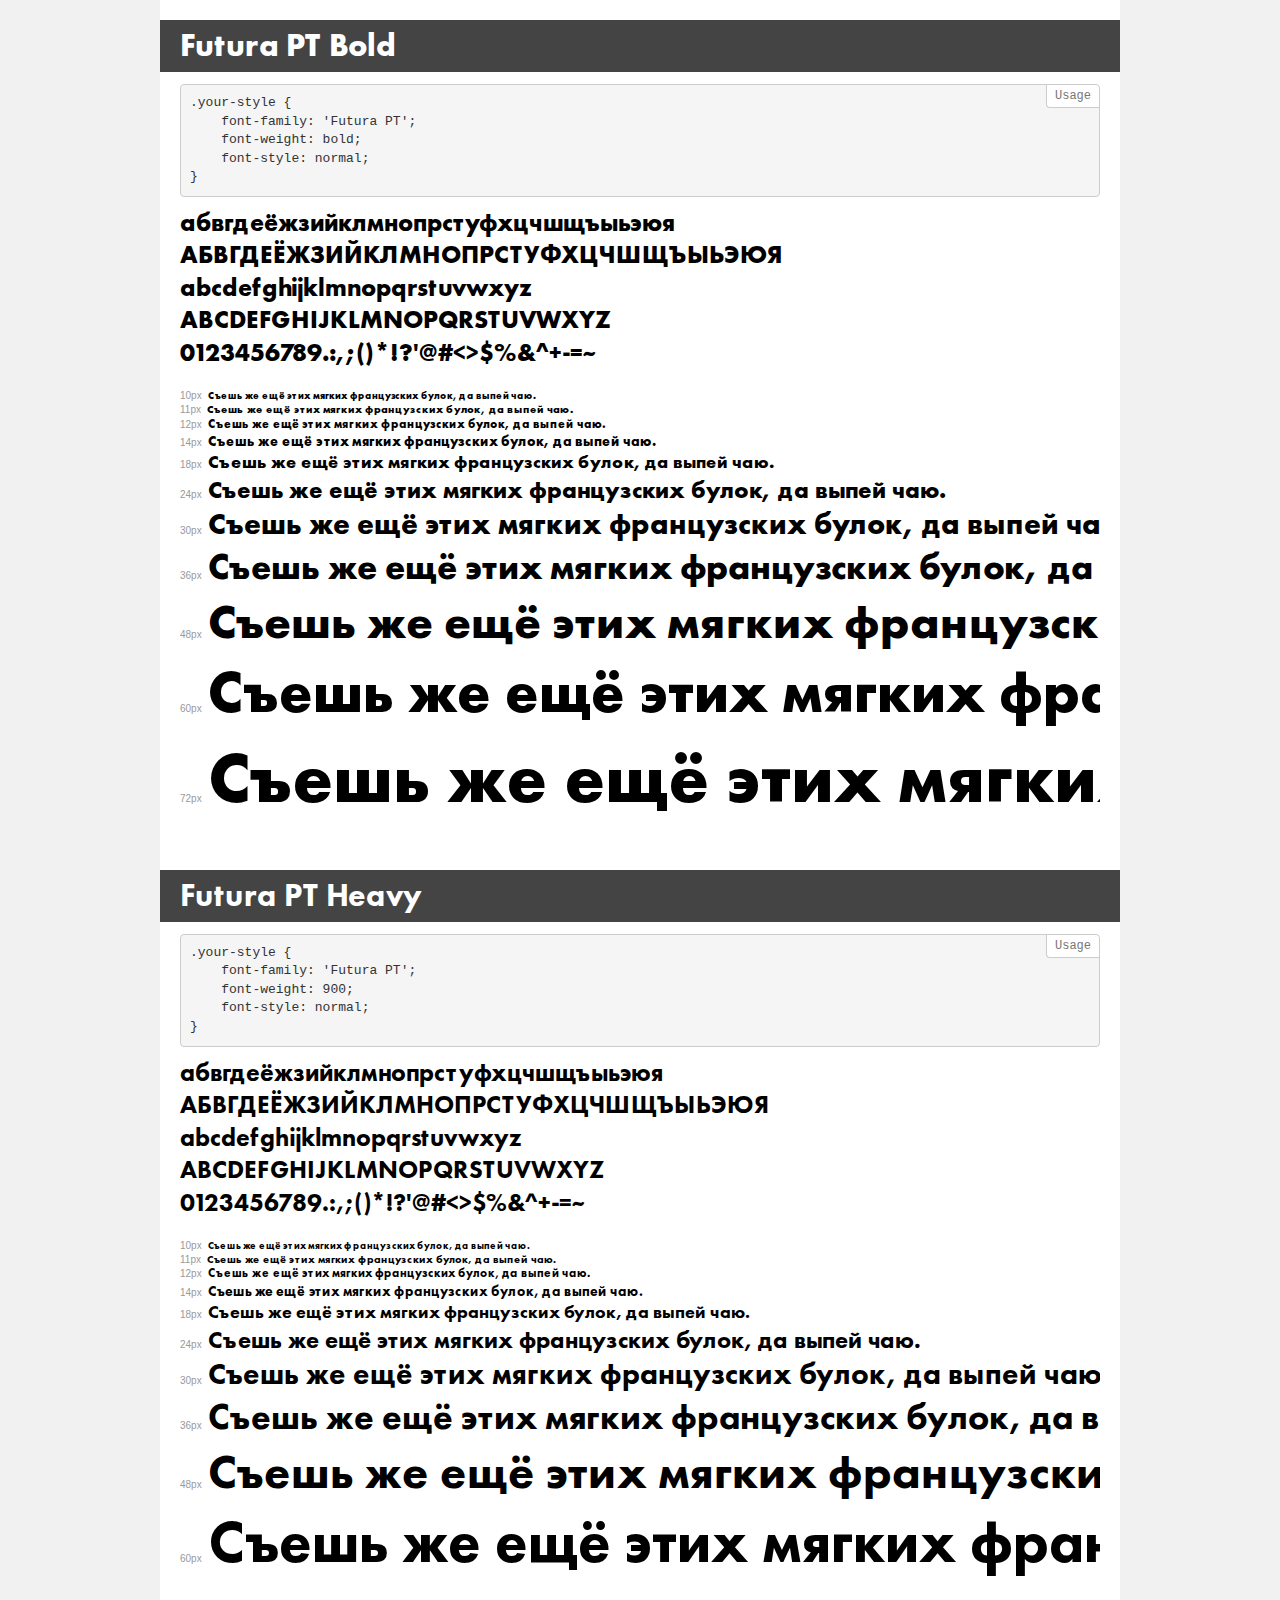
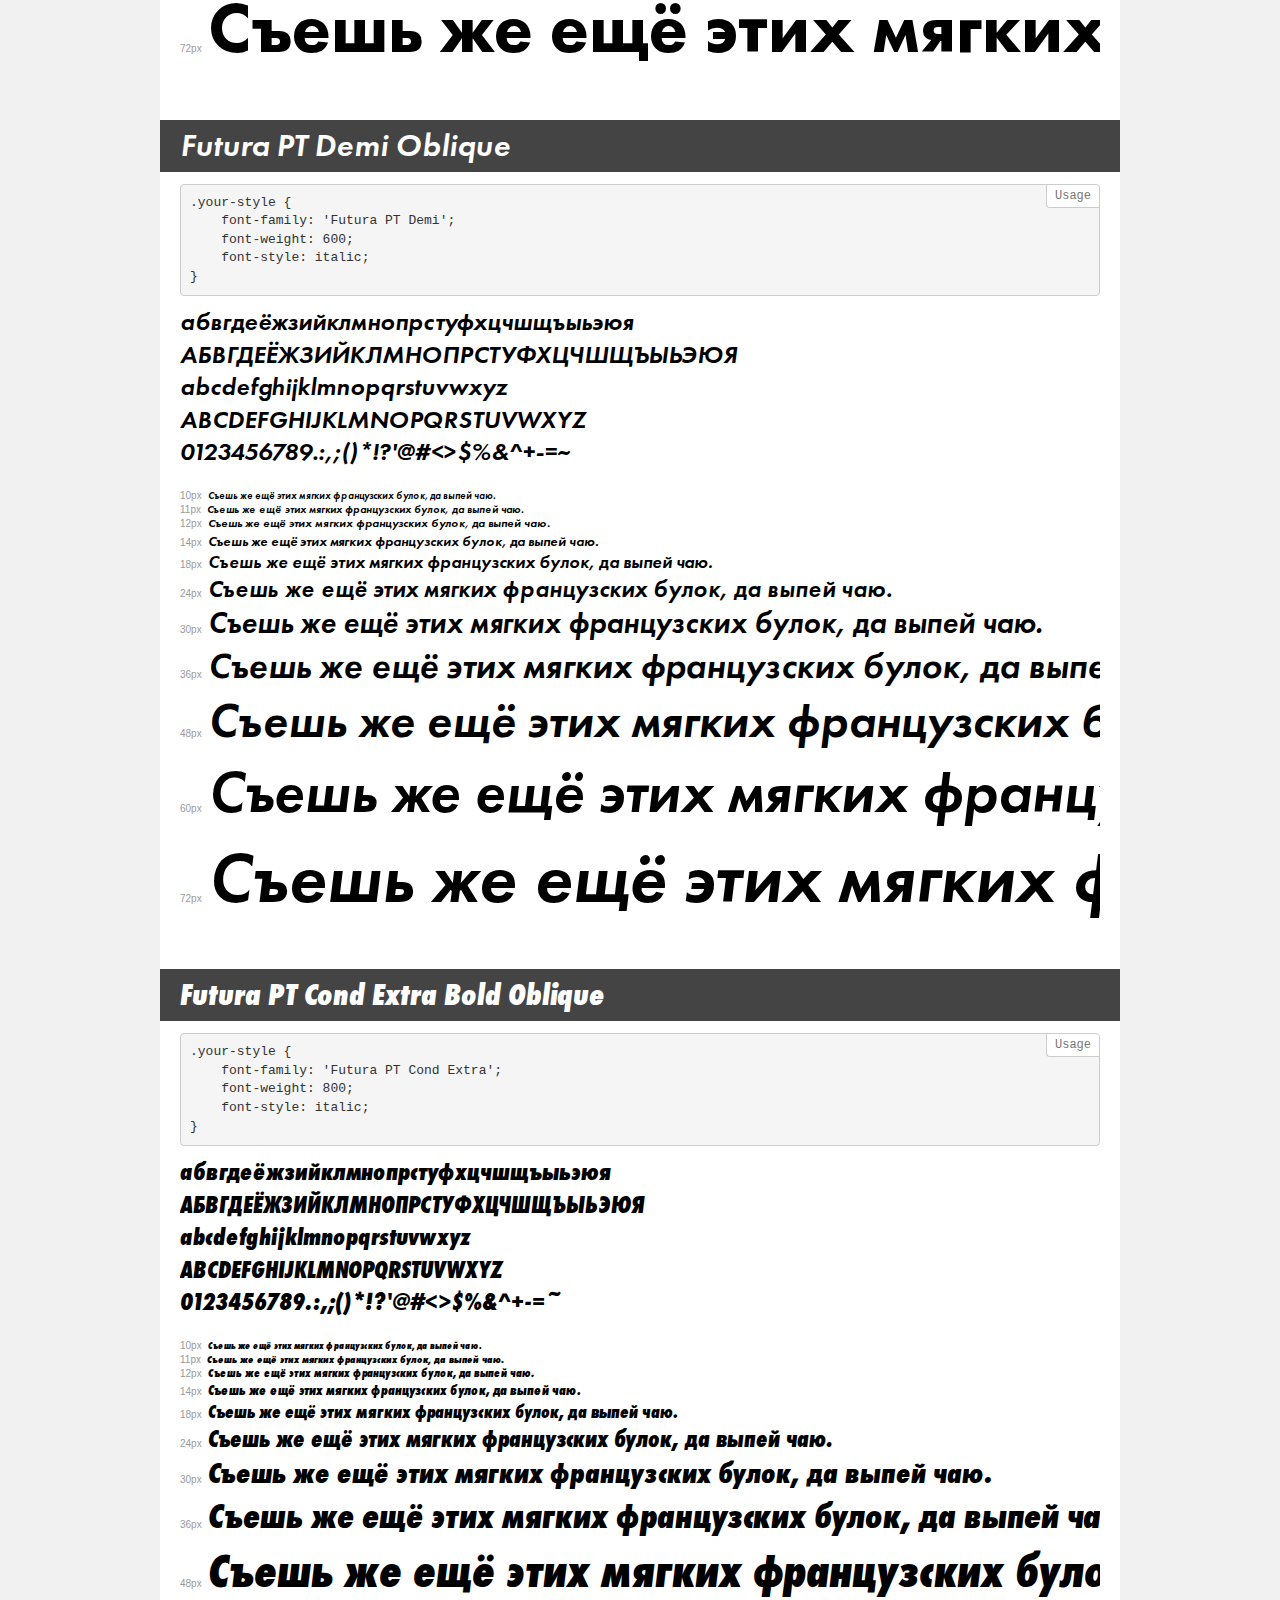
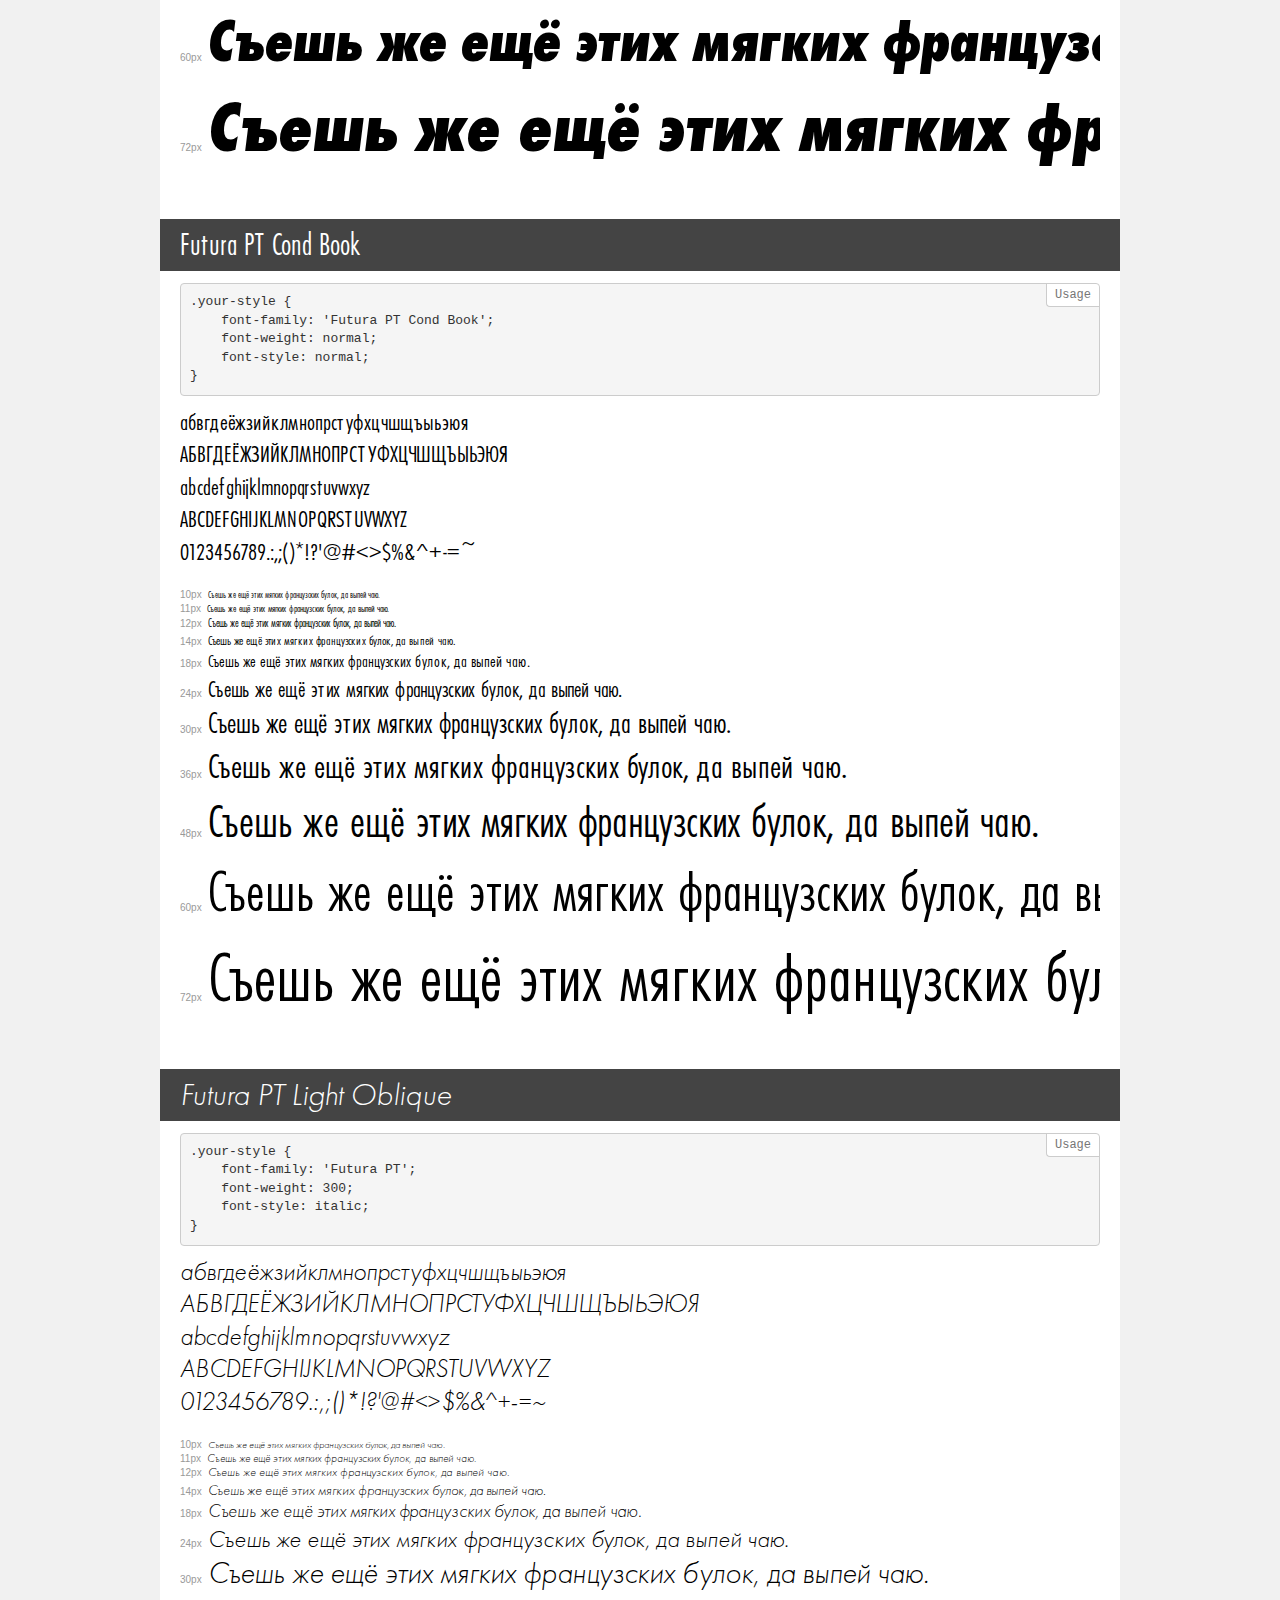
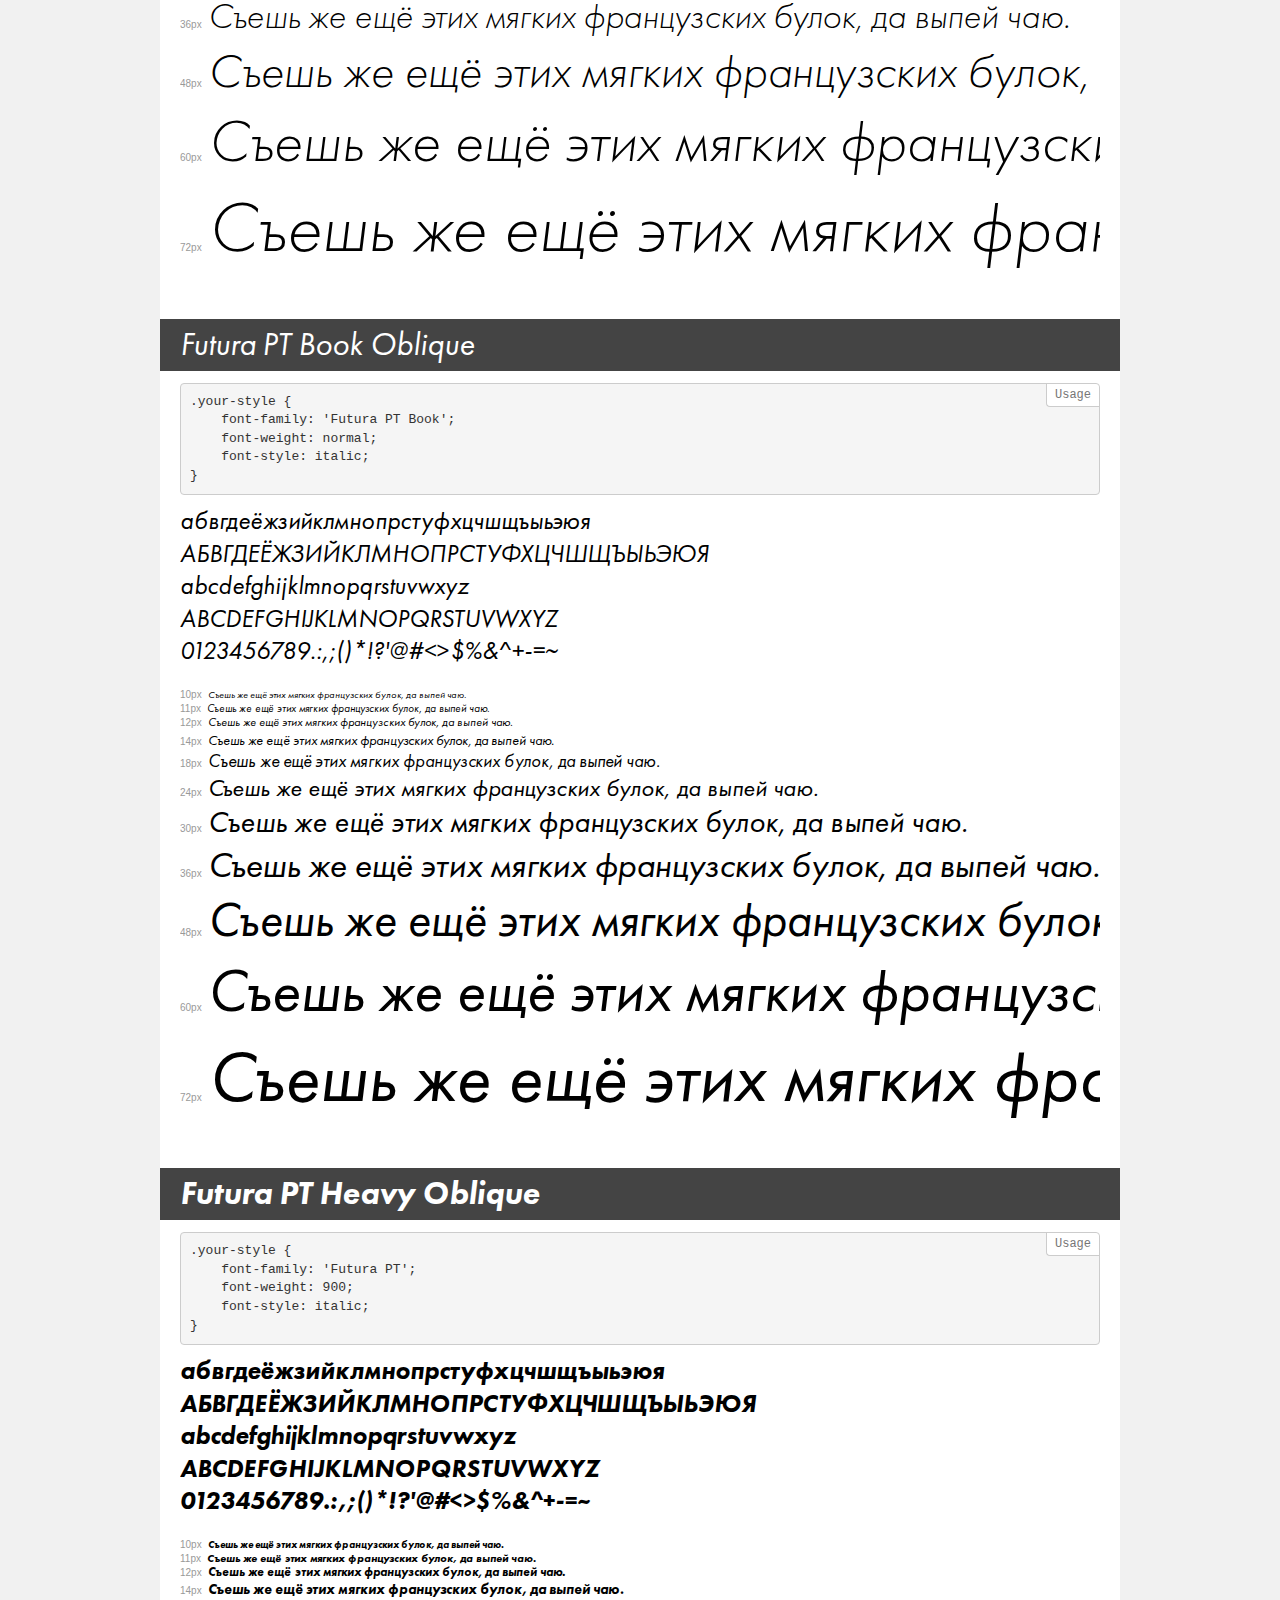
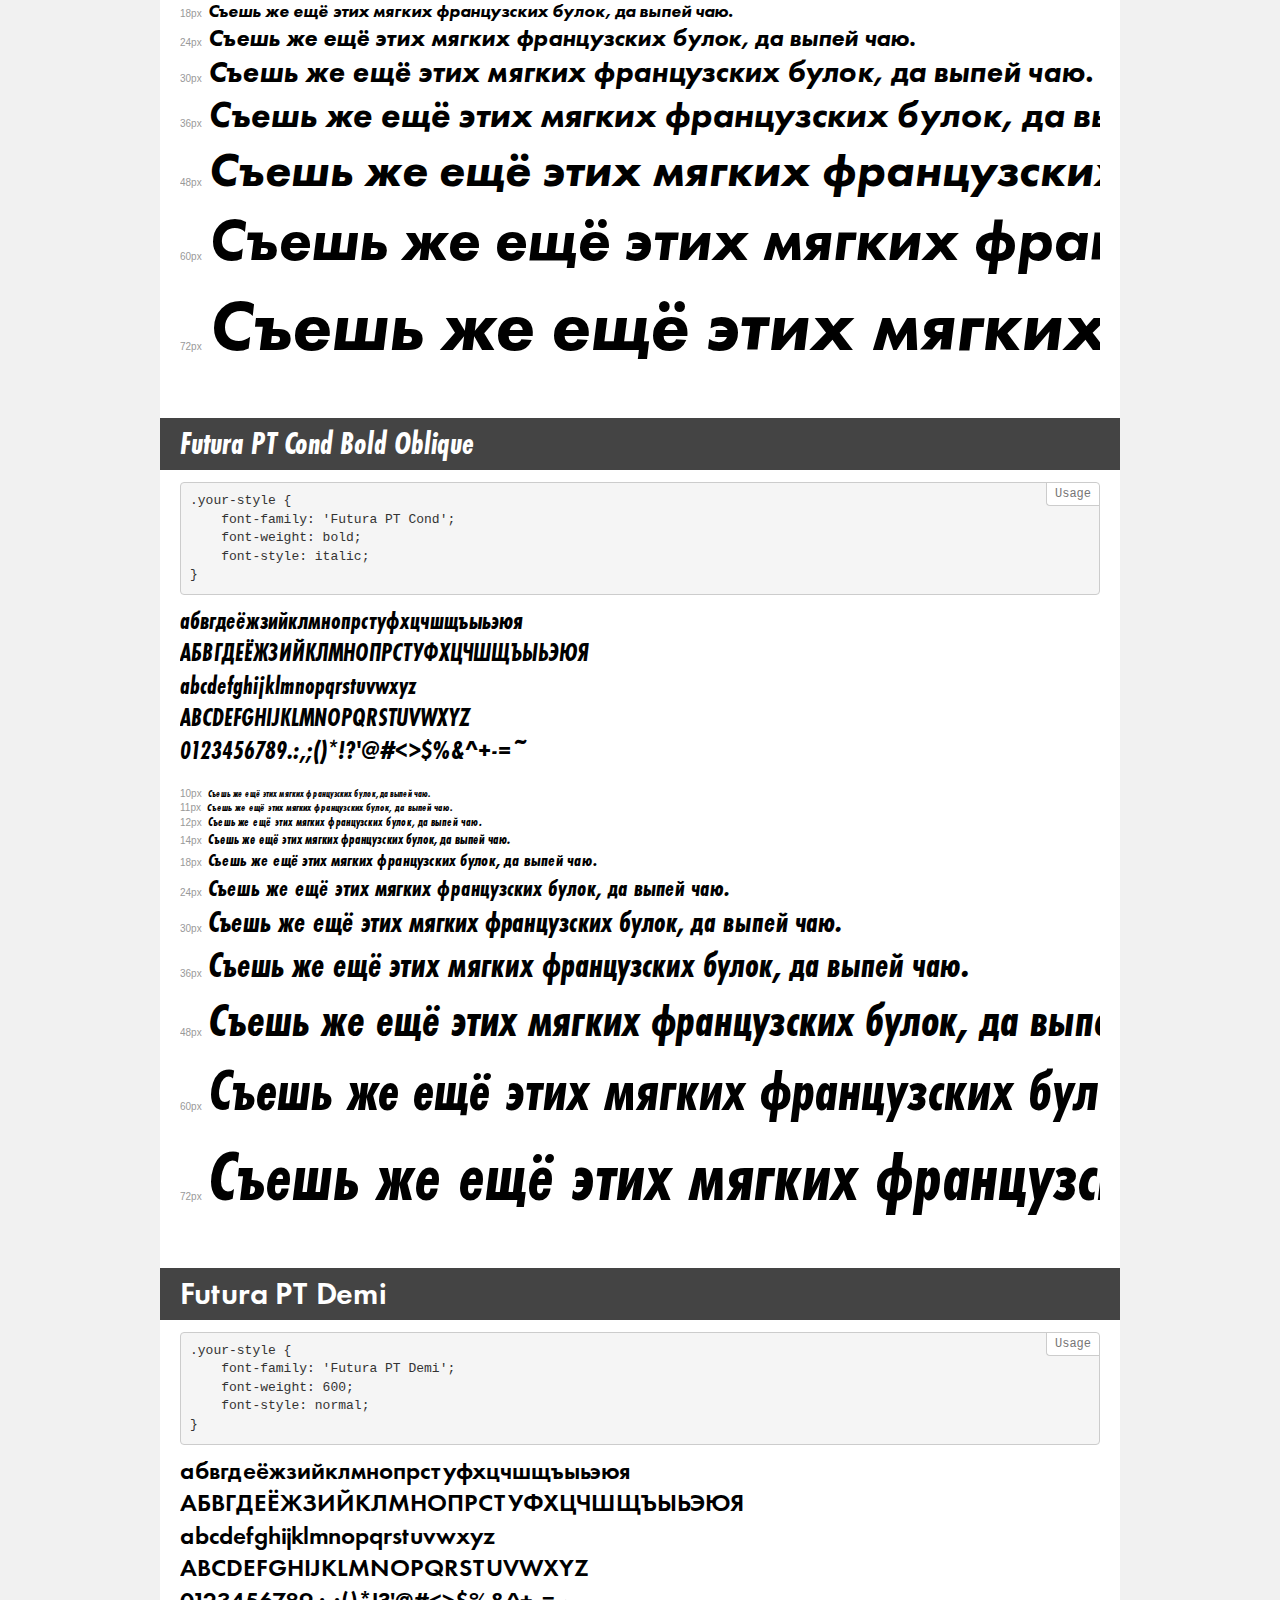
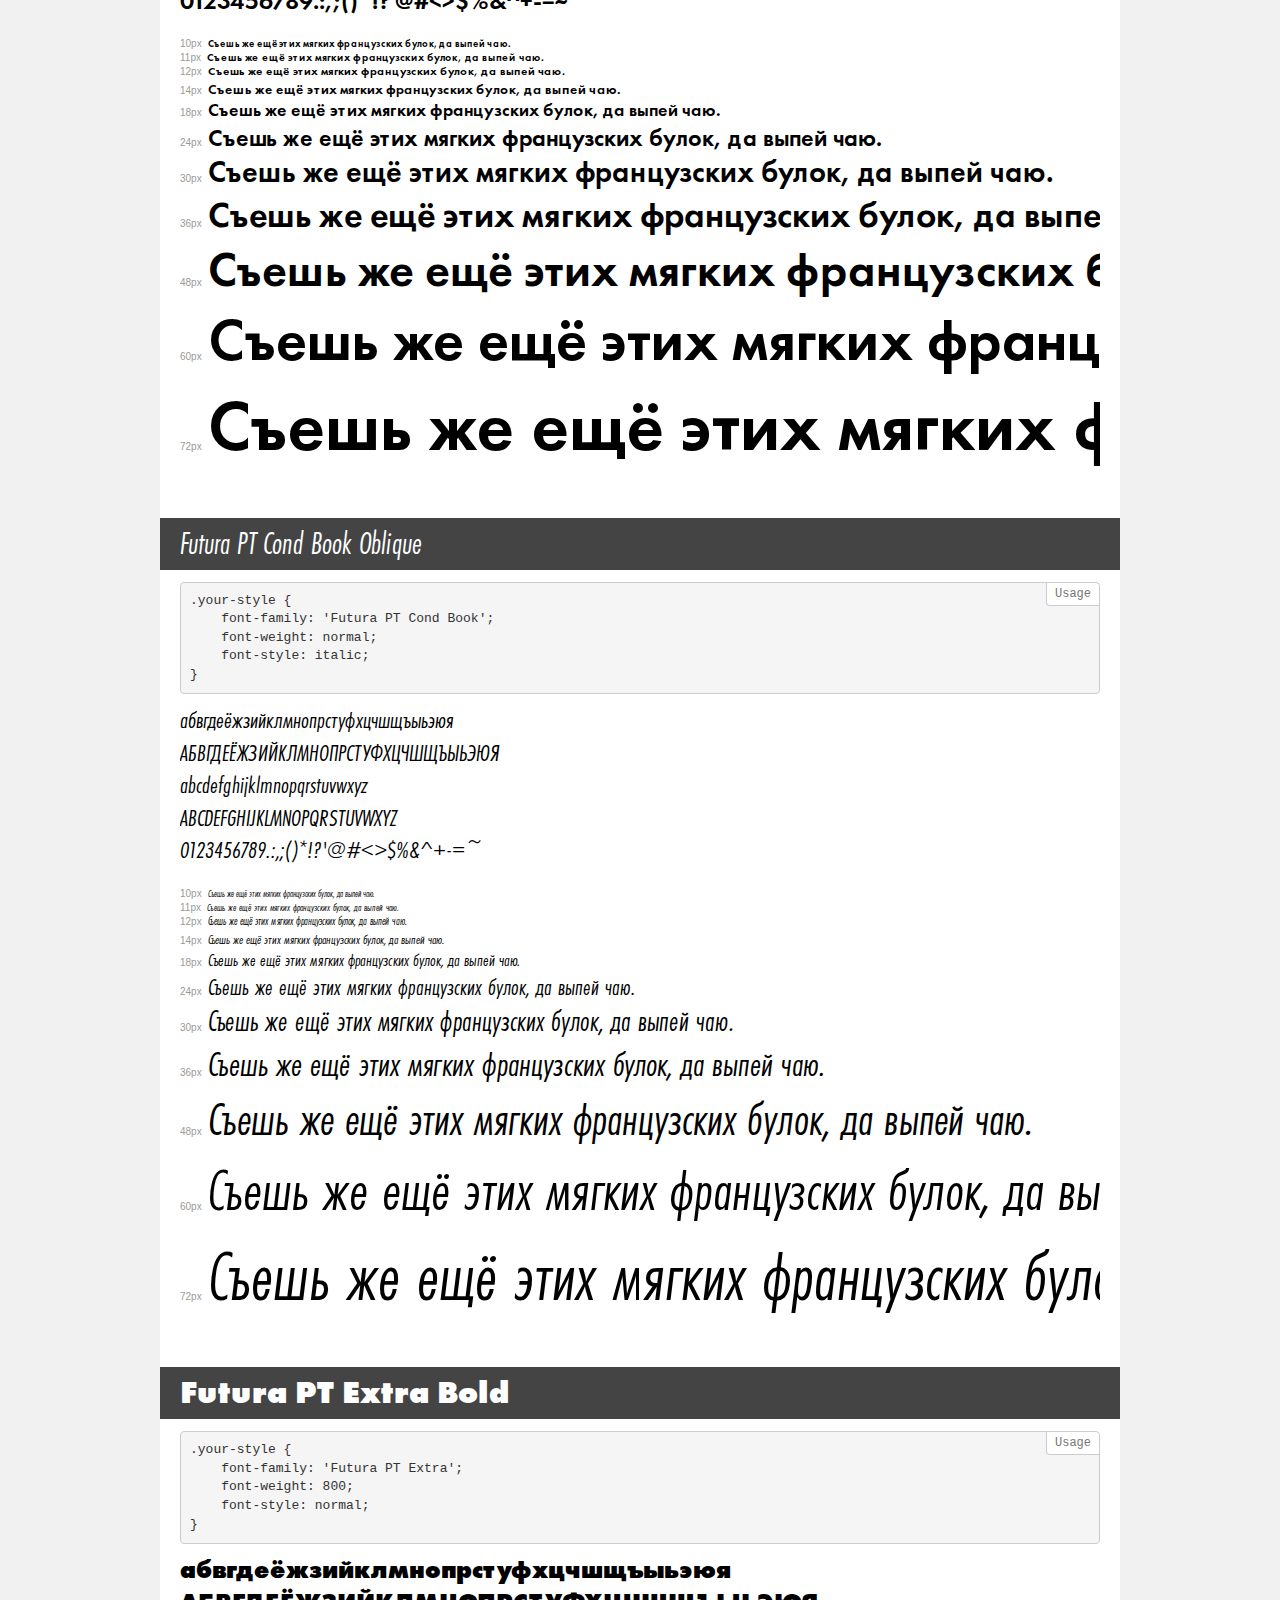
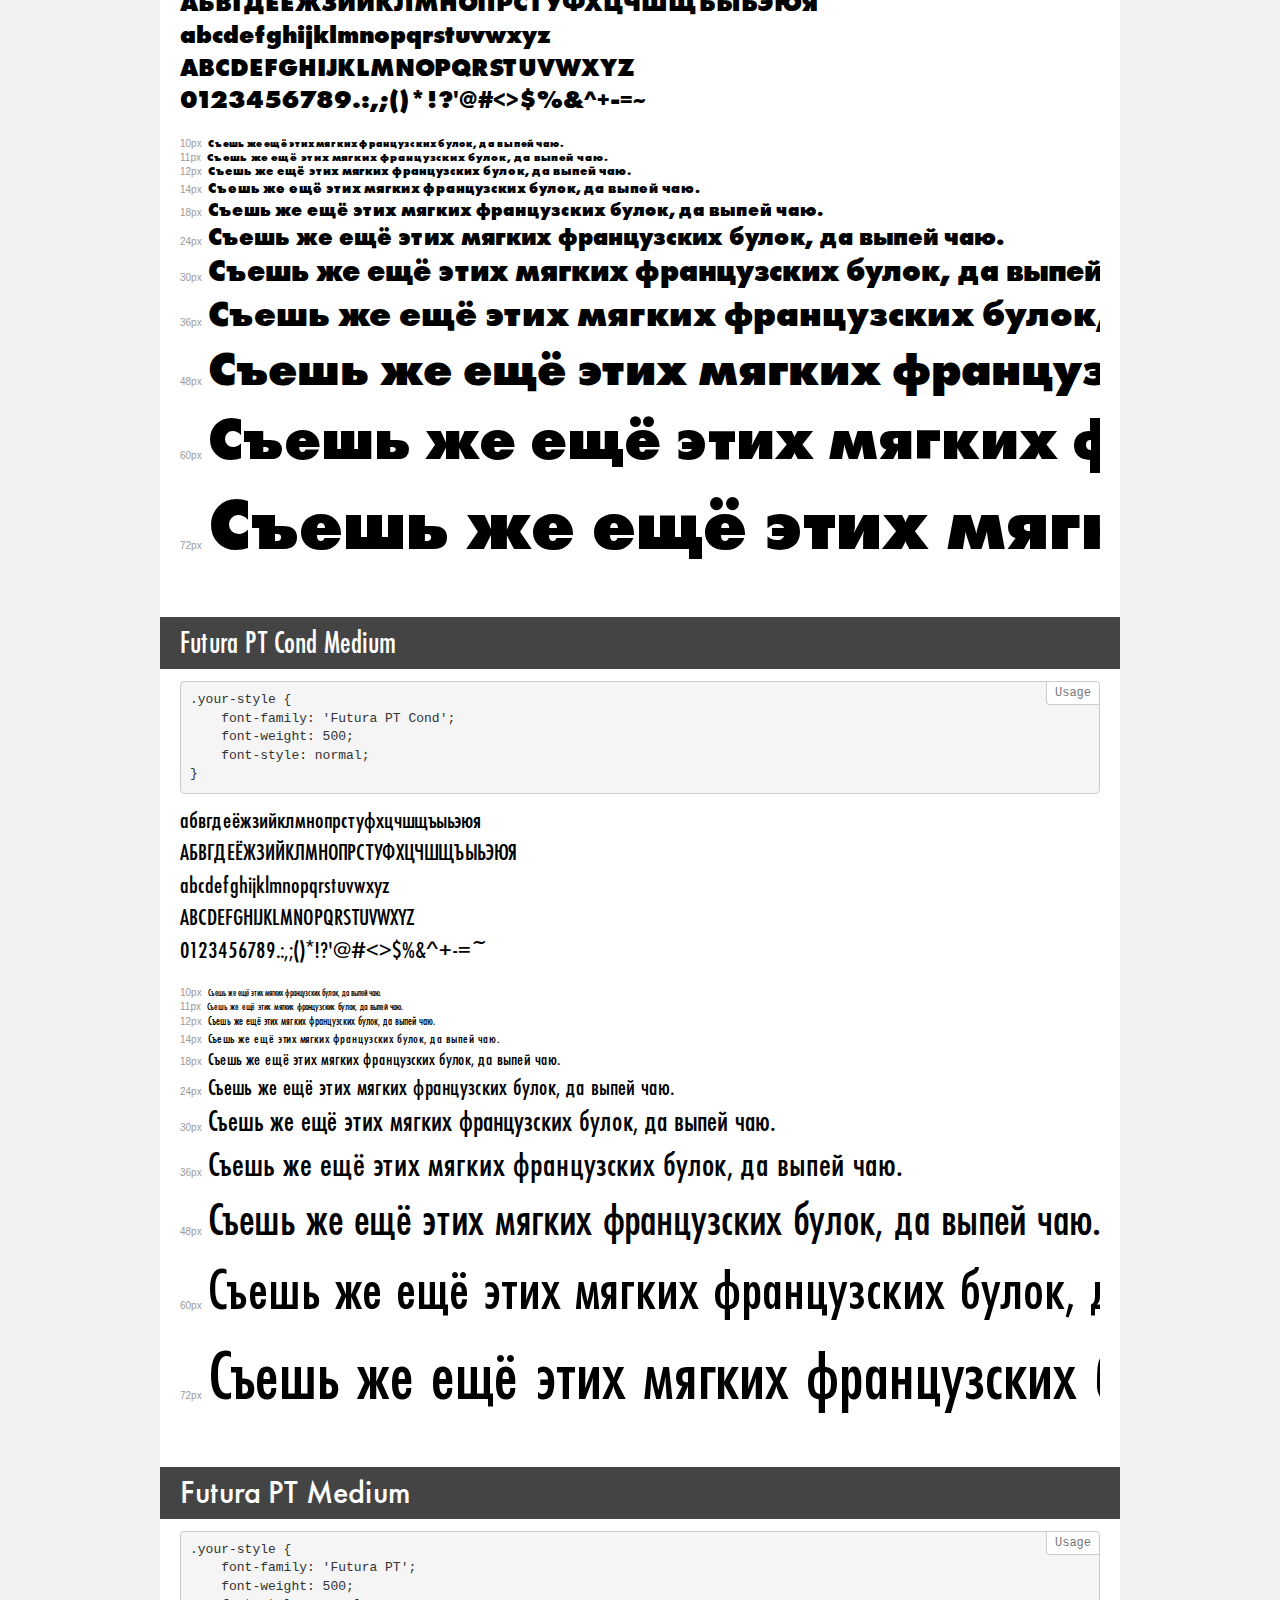
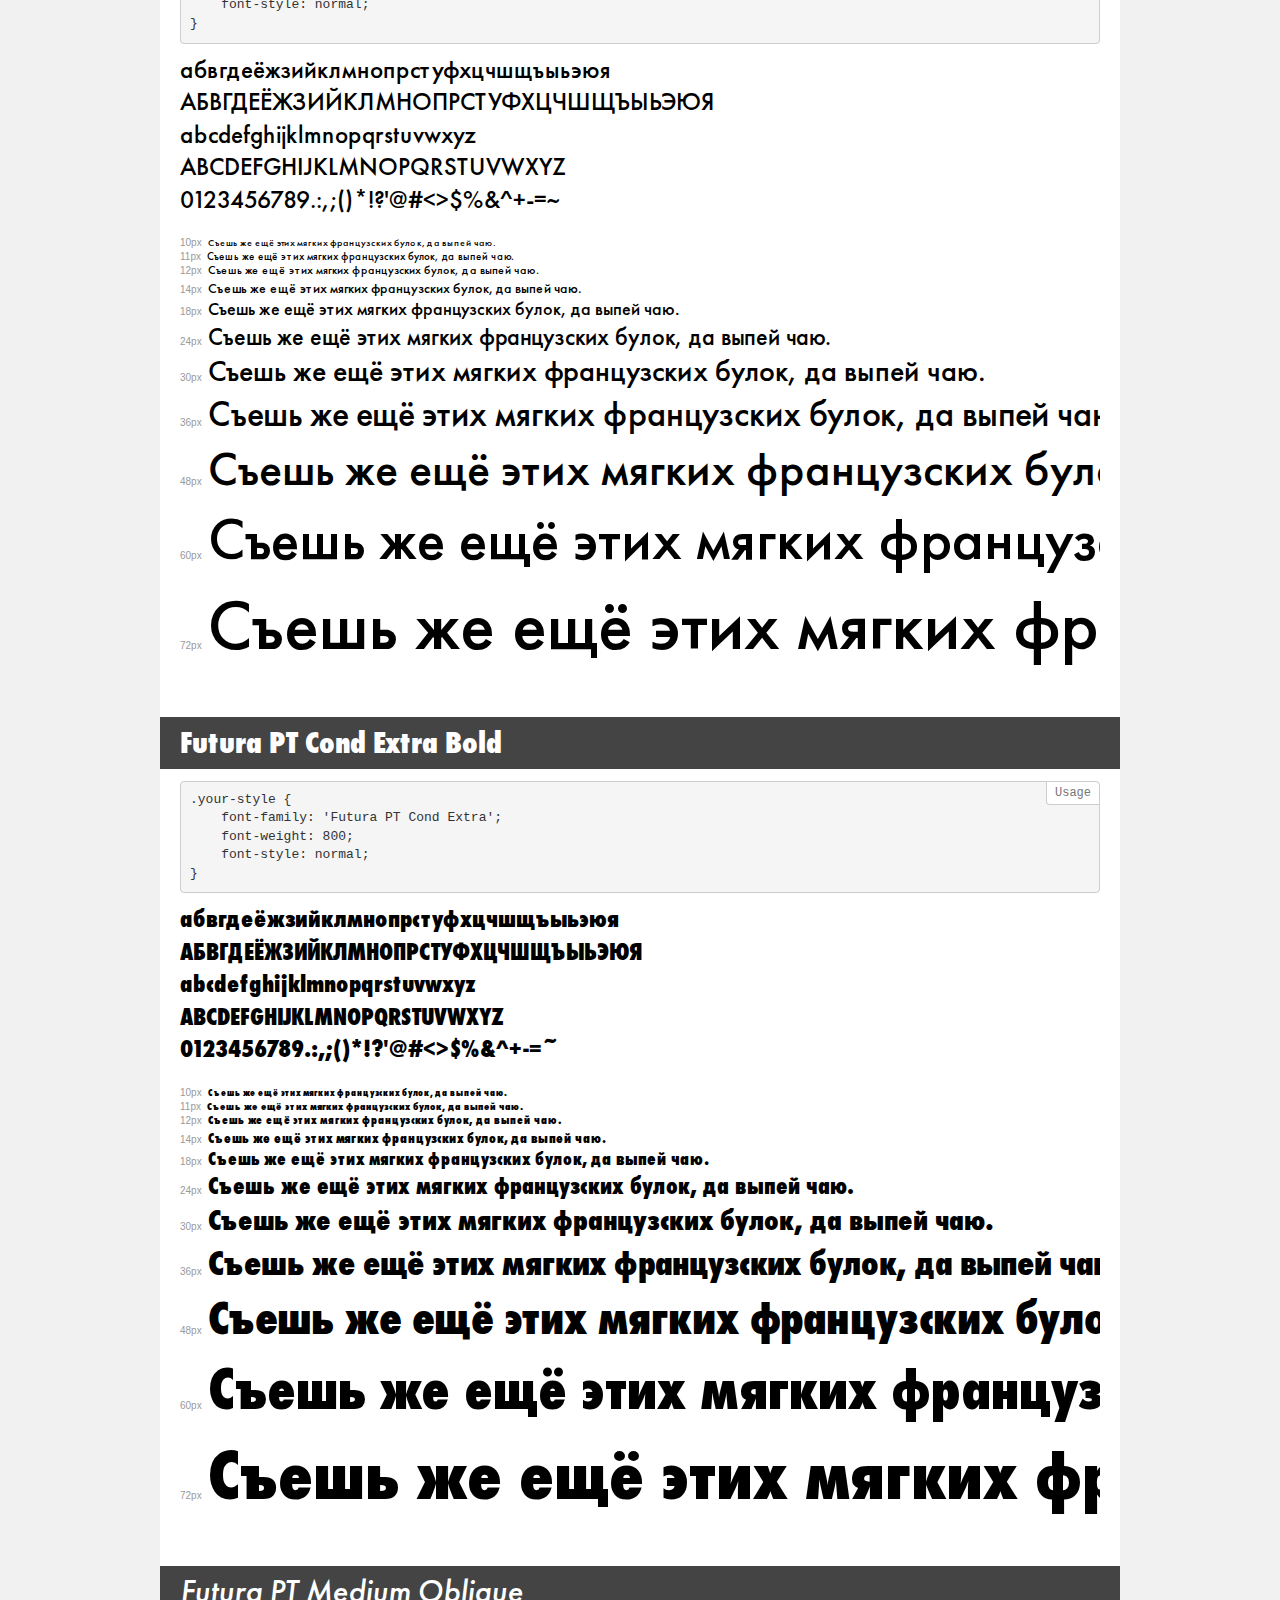
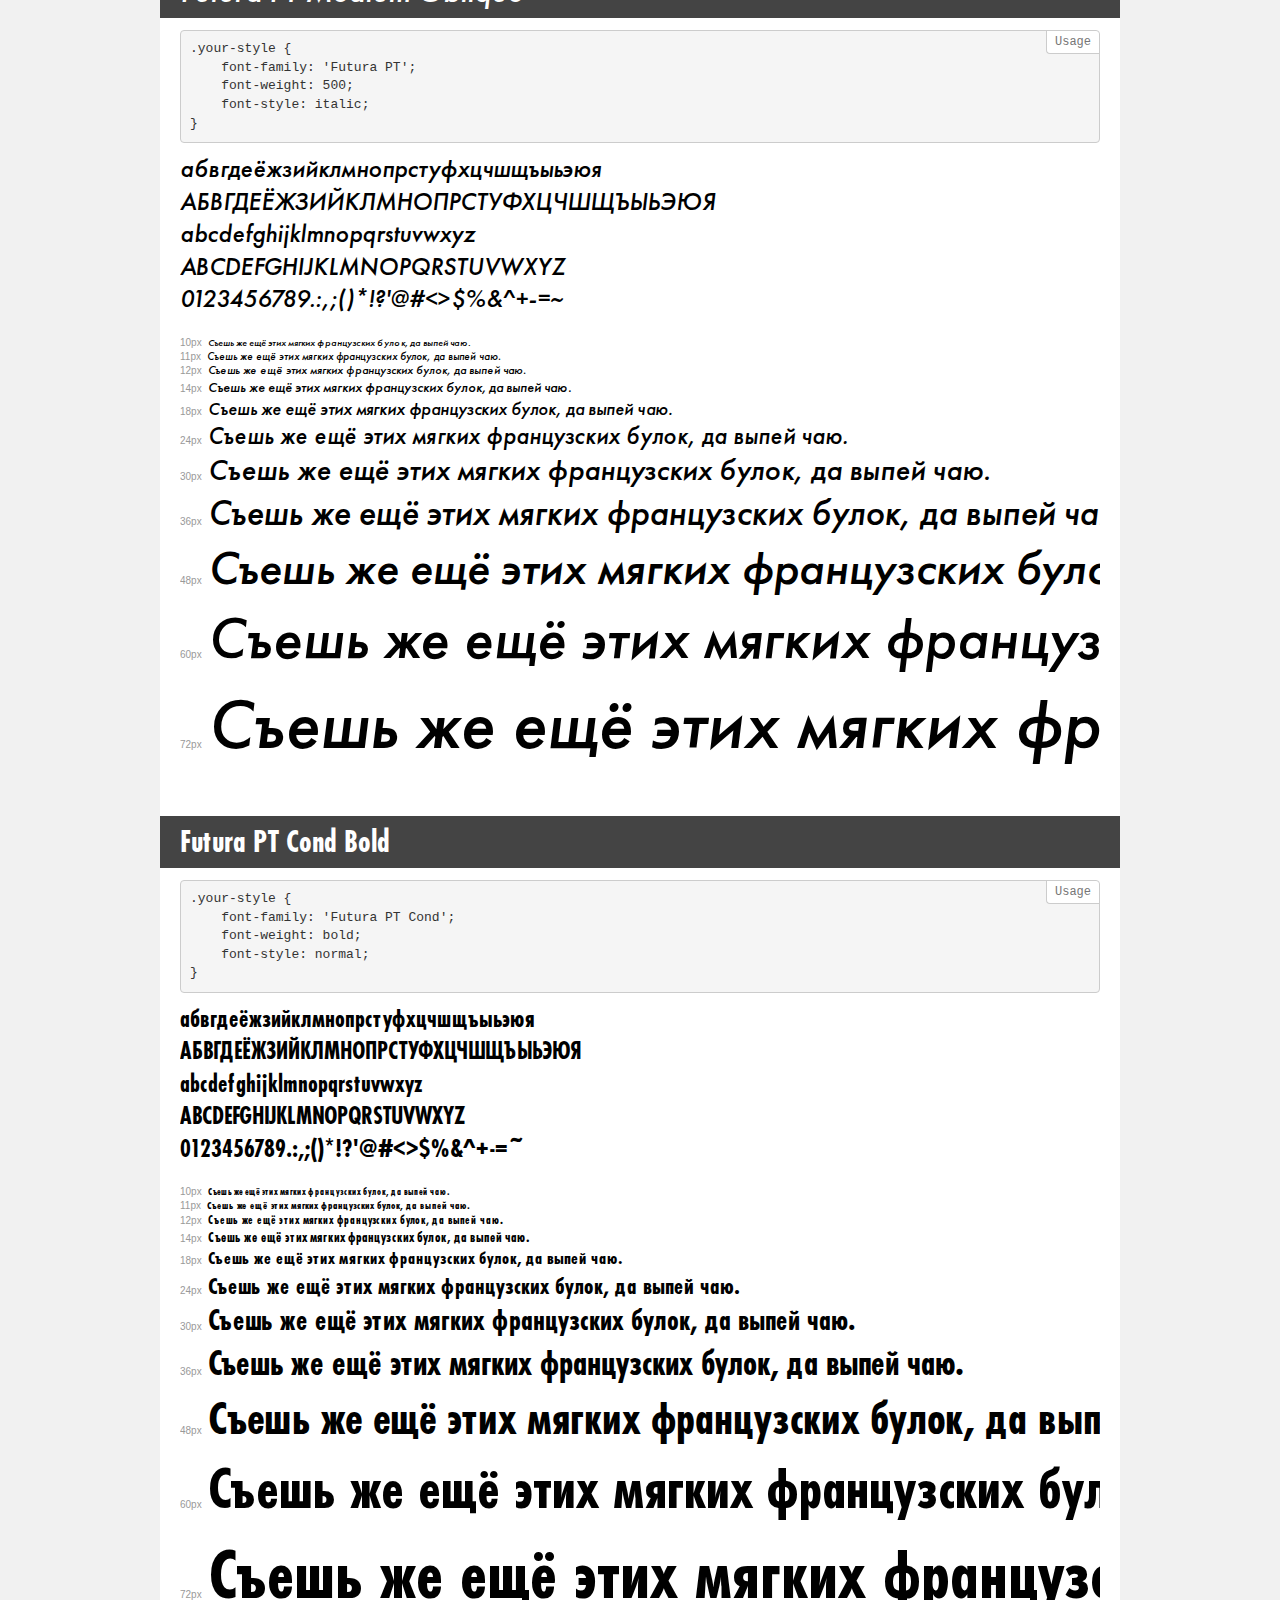
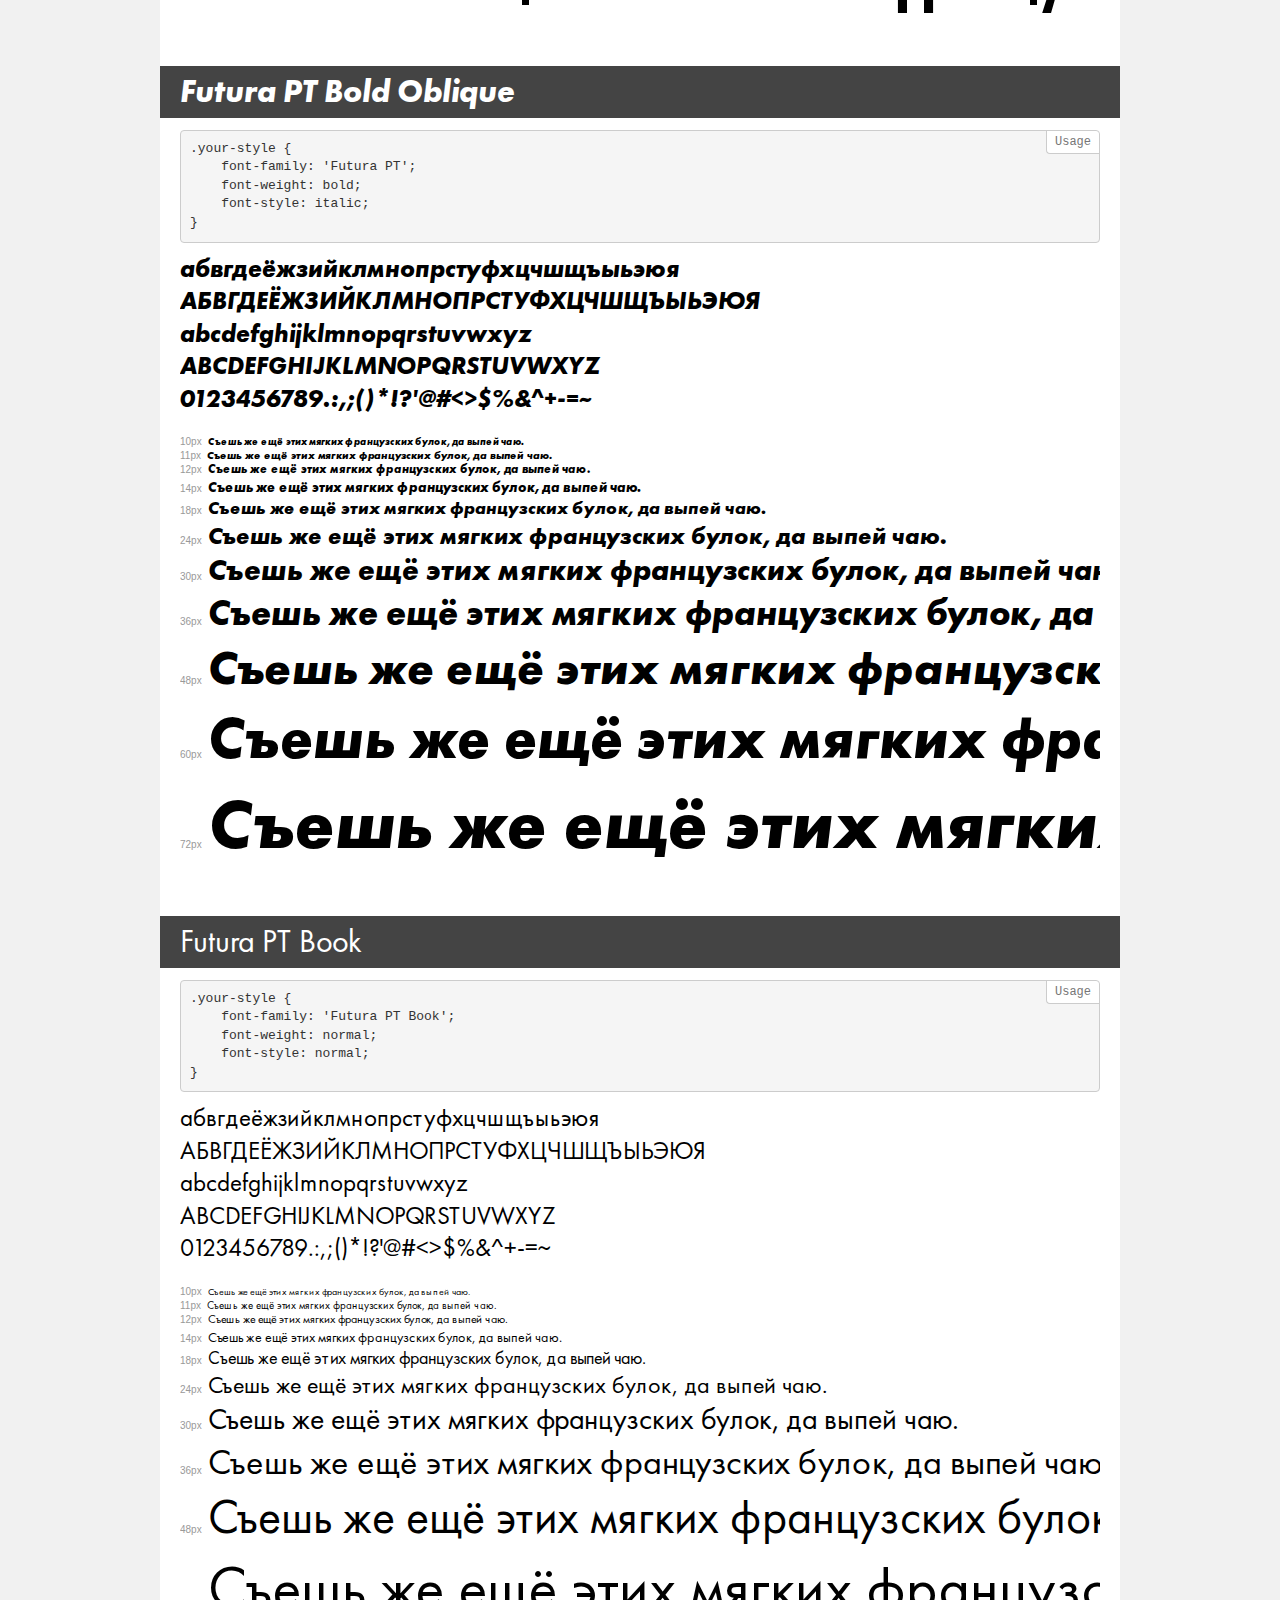
<file: css/font/demo.html>
<!DOCTYPE html>
<html>
<head>
    <meta charset="utf-8">
    <meta http-equiv="X-UA-Compatible" content="IE=edge">
    <meta name="viewport" content="width=device-width, initial-scale=1">
    <meta name="robots" content="noindex, noarchive">
    <meta name="format-detection" content="telephone=no">
    <title>Transfonter demo</title>
    <link href="stylesheet.css" rel="stylesheet">
    <style>
        /*
        http://meyerweb.com/eric/tools/css/reset/
        v2.0 | 20110126
        License: none (public domain)
        */
        html, body, div, span, applet, object, iframe,
        h1, h2, h3, h4, h5, h6, p, blockquote, pre,
        a, abbr, acronym, address, big, cite, code,
        del, dfn, em, img, ins, kbd, q, s, samp,
        small, strike, strong, sub, sup, tt, var,
        b, u, i, center,
        dl, dt, dd, ol, ul, li,
        fieldset, form, label, legend,
        table, caption, tbody, tfoot, thead, tr, th, td,
        article, aside, canvas, details, embed,
        figure, figcaption, footer, header, hgroup,
        menu, nav, output, ruby, section, summary,
        time, mark, audio, video {
            margin: 0;
            padding: 0;
            border: 0;
            font-size: 100%;
            font: inherit;
            vertical-align: baseline;
        }
        /* HTML5 display-role reset for older browsers */
        article, aside, details, figcaption, figure,
        footer, header, hgroup, menu, nav, section {
            display: block;
        }
        body {
            line-height: 1;
        }
        ol, ul {
            list-style: none;
        }
        blockquote, q {
            quotes: none;
        }
        blockquote:before, blockquote:after,
        q:before, q:after {
            content: '';
            content: none;
        }
        table {
            border-collapse: collapse;
            border-spacing: 0;
        }
        /* common styles */
        body {
            background: #f1f1f1;
            color: #000;
        }
        .page {
            background: #fff;
            width: 920px;
            margin: 0 auto;
            padding: 20px 20px 0 20px;
            overflow: hidden;
        }
        .font-container {
            overflow-x: auto;
            overflow-y: hidden;
            margin-bottom: 40px;
            line-height: 1.3;
            white-space: nowrap;
            padding-bottom: 5px;
        }
        h1 {
            position: relative;
            background: #444;
            font-size: 32px;
            color: #fff;
            padding: 10px 20px;
            margin: 0 -20px 12px -20px;
        }
        .letters {
            font-size: 25px;
            margin-bottom: 20px;
        }
        .s10:before {
            content: '10px';
        }
        .s11:before {
            content: '11px';
        }
        .s12:before {
            content: '12px';
        }
        .s14:before {
            content: '14px';
        }
        .s18:before {
            content: '18px';
        }
        .s24:before {
            content: '24px';
        }
        .s30:before {
            content: '30px';
        }
        .s36:before {
            content: '36px';
        }
        .s48:before {
            content: '48px';
        }
        .s60:before {
            content: '60px';
        }
        .s72:before {
            content: '72px';
        }
        .s10:before, .s11:before, .s12:before, .s14:before,
        .s18:before, .s24:before, .s30:before, .s36:before,
        .s48:before, .s60:before, .s72:before {
            font-family: Arial, sans-serif;
            font-size: 10px;
            font-weight: normal;
            font-style: normal;
            color: #999;
            padding-right: 6px;
        }
        pre {
            display: block;
            position: relative;
            padding: 9px;
            margin: 0 0 10px;
            font-family: Monaco, Menlo, Consolas, "Courier New", monospace !important;
            font-size: 13px;
            line-height: 1.428571429;
            color: #333;
            font-weight: normal !important;
            font-style: normal !important;
            background-color: #f5f5f5;
            border: 1px solid #ccc;
            overflow-x: auto;
            border-radius: 4px;
        }
        pre:after {
            display: block;
            position: absolute;
            right: 0;
            top: 0;
            content: 'Usage';
            line-height: 1;
            padding: 5px 8px;
            font-size: 12px;
            color: #767676;
            background-color: #fff;
            border: 1px solid #ccc;
            border-right: none;
            border-top: none;
            border-radius: 0 4px 0 4px;
            z-index: 10;
        }
        /* responsive */
        @media (max-width: 959px) {
            .page {
                width: auto;
                margin: 0;
            }
        }
    </style>
</head>
<body>
<div class="page">
    <div class="demo" style="font-family: 'Futura PT'; font-weight: bold; font-style: normal;">
        <h1>Futura PT Bold</h1>
        <pre>.your-style {
    font-family: 'Futura PT';
    font-weight: bold;
    font-style: normal;
}</pre>
        <div class="font-container">
            <p class="letters">
                абвгдеёжзийклмнопрстуфхцчшщъыьэюя<br>
АБВГДЕЁЖЗИЙКЛМНОПРСТУФХЦЧШЩЪЫЬЭЮЯ<br>
abcdefghijklmnopqrstuvwxyz<br>
ABCDEFGHIJKLMNOPQRSTUVWXYZ<br>
                0123456789.:,;()*!?'@#<>$%&^+-=~
            </p>
            <p class="s10" style="font-size: 10px;">Съешь же ещё этих мягких французских булок, да выпей чаю.</p>
            <p class="s11" style="font-size: 11px;">Съешь же ещё этих мягких французских булок, да выпей чаю.</p>
            <p class="s12" style="font-size: 12px;">Съешь же ещё этих мягких французских булок, да выпей чаю.</p>
            <p class="s14" style="font-size: 14px;">Съешь же ещё этих мягких французских булок, да выпей чаю.</p>
            <p class="s18" style="font-size: 18px;">Съешь же ещё этих мягких французских булок, да выпей чаю.</p>
            <p class="s24" style="font-size: 24px;">Съешь же ещё этих мягких французских булок, да выпей чаю.</p>
            <p class="s30" style="font-size: 30px;">Съешь же ещё этих мягких французских булок, да выпей чаю.</p>
            <p class="s36" style="font-size: 36px;">Съешь же ещё этих мягких французских булок, да выпей чаю.</p>
            <p class="s48" style="font-size: 48px;">Съешь же ещё этих мягких французских булок, да выпей чаю.</p>
            <p class="s60" style="font-size: 60px;">Съешь же ещё этих мягких французских булок, да выпей чаю.</p>
            <p class="s72" style="font-size: 72px;">Съешь же ещё этих мягких французских булок, да выпей чаю.</p>
        </div>
    </div>
    <div class="demo" style="font-family: 'Futura PT'; font-weight: 900; font-style: normal;">
        <h1>Futura PT Heavy</h1>
        <pre>.your-style {
    font-family: 'Futura PT';
    font-weight: 900;
    font-style: normal;
}</pre>
        <div class="font-container">
            <p class="letters">
                абвгдеёжзийклмнопрстуфхцчшщъыьэюя<br>
АБВГДЕЁЖЗИЙКЛМНОПРСТУФХЦЧШЩЪЫЬЭЮЯ<br>
abcdefghijklmnopqrstuvwxyz<br>
ABCDEFGHIJKLMNOPQRSTUVWXYZ<br>
                0123456789.:,;()*!?'@#<>$%&^+-=~
            </p>
            <p class="s10" style="font-size: 10px;">Съешь же ещё этих мягких французских булок, да выпей чаю.</p>
            <p class="s11" style="font-size: 11px;">Съешь же ещё этих мягких французских булок, да выпей чаю.</p>
            <p class="s12" style="font-size: 12px;">Съешь же ещё этих мягких французских булок, да выпей чаю.</p>
            <p class="s14" style="font-size: 14px;">Съешь же ещё этих мягких французских булок, да выпей чаю.</p>
            <p class="s18" style="font-size: 18px;">Съешь же ещё этих мягких французских булок, да выпей чаю.</p>
            <p class="s24" style="font-size: 24px;">Съешь же ещё этих мягких французских булок, да выпей чаю.</p>
            <p class="s30" style="font-size: 30px;">Съешь же ещё этих мягких французских булок, да выпей чаю.</p>
            <p class="s36" style="font-size: 36px;">Съешь же ещё этих мягких французских булок, да выпей чаю.</p>
            <p class="s48" style="font-size: 48px;">Съешь же ещё этих мягких французских булок, да выпей чаю.</p>
            <p class="s60" style="font-size: 60px;">Съешь же ещё этих мягких французских булок, да выпей чаю.</p>
            <p class="s72" style="font-size: 72px;">Съешь же ещё этих мягких французских булок, да выпей чаю.</p>
        </div>
    </div>
    <div class="demo" style="font-family: 'Futura PT Demi'; font-weight: 600; font-style: italic;">
        <h1>Futura PT Demi Oblique</h1>
        <pre>.your-style {
    font-family: 'Futura PT Demi';
    font-weight: 600;
    font-style: italic;
}</pre>
        <div class="font-container">
            <p class="letters">
                абвгдеёжзийклмнопрстуфхцчшщъыьэюя<br>
АБВГДЕЁЖЗИЙКЛМНОПРСТУФХЦЧШЩЪЫЬЭЮЯ<br>
abcdefghijklmnopqrstuvwxyz<br>
ABCDEFGHIJKLMNOPQRSTUVWXYZ<br>
                0123456789.:,;()*!?'@#<>$%&^+-=~
            </p>
            <p class="s10" style="font-size: 10px;">Съешь же ещё этих мягких французских булок, да выпей чаю.</p>
            <p class="s11" style="font-size: 11px;">Съешь же ещё этих мягких французских булок, да выпей чаю.</p>
            <p class="s12" style="font-size: 12px;">Съешь же ещё этих мягких французских булок, да выпей чаю.</p>
            <p class="s14" style="font-size: 14px;">Съешь же ещё этих мягких французских булок, да выпей чаю.</p>
            <p class="s18" style="font-size: 18px;">Съешь же ещё этих мягких французских булок, да выпей чаю.</p>
            <p class="s24" style="font-size: 24px;">Съешь же ещё этих мягких французских булок, да выпей чаю.</p>
            <p class="s30" style="font-size: 30px;">Съешь же ещё этих мягких французских булок, да выпей чаю.</p>
            <p class="s36" style="font-size: 36px;">Съешь же ещё этих мягких французских булок, да выпей чаю.</p>
            <p class="s48" style="font-size: 48px;">Съешь же ещё этих мягких французских булок, да выпей чаю.</p>
            <p class="s60" style="font-size: 60px;">Съешь же ещё этих мягких французских булок, да выпей чаю.</p>
            <p class="s72" style="font-size: 72px;">Съешь же ещё этих мягких французских булок, да выпей чаю.</p>
        </div>
    </div>
    <div class="demo" style="font-family: 'Futura PT Cond Extra'; font-weight: 800; font-style: italic;">
        <h1>Futura PT Cond Extra Bold Oblique</h1>
        <pre>.your-style {
    font-family: 'Futura PT Cond Extra';
    font-weight: 800;
    font-style: italic;
}</pre>
        <div class="font-container">
            <p class="letters">
                абвгдеёжзийклмнопрстуфхцчшщъыьэюя<br>
АБВГДЕЁЖЗИЙКЛМНОПРСТУФХЦЧШЩЪЫЬЭЮЯ<br>
abcdefghijklmnopqrstuvwxyz<br>
ABCDEFGHIJKLMNOPQRSTUVWXYZ<br>
                0123456789.:,;()*!?'@#<>$%&^+-=~
            </p>
            <p class="s10" style="font-size: 10px;">Съешь же ещё этих мягких французских булок, да выпей чаю.</p>
            <p class="s11" style="font-size: 11px;">Съешь же ещё этих мягких французских булок, да выпей чаю.</p>
            <p class="s12" style="font-size: 12px;">Съешь же ещё этих мягких французских булок, да выпей чаю.</p>
            <p class="s14" style="font-size: 14px;">Съешь же ещё этих мягких французских булок, да выпей чаю.</p>
            <p class="s18" style="font-size: 18px;">Съешь же ещё этих мягких французских булок, да выпей чаю.</p>
            <p class="s24" style="font-size: 24px;">Съешь же ещё этих мягких французских булок, да выпей чаю.</p>
            <p class="s30" style="font-size: 30px;">Съешь же ещё этих мягких французских булок, да выпей чаю.</p>
            <p class="s36" style="font-size: 36px;">Съешь же ещё этих мягких французских булок, да выпей чаю.</p>
            <p class="s48" style="font-size: 48px;">Съешь же ещё этих мягких французских булок, да выпей чаю.</p>
            <p class="s60" style="font-size: 60px;">Съешь же ещё этих мягких французских булок, да выпей чаю.</p>
            <p class="s72" style="font-size: 72px;">Съешь же ещё этих мягких французских булок, да выпей чаю.</p>
        </div>
    </div>
    <div class="demo" style="font-family: 'Futura PT Cond Book'; font-weight: normal; font-style: normal;">
        <h1>Futura PT Cond Book</h1>
        <pre>.your-style {
    font-family: 'Futura PT Cond Book';
    font-weight: normal;
    font-style: normal;
}</pre>
        <div class="font-container">
            <p class="letters">
                абвгдеёжзийклмнопрстуфхцчшщъыьэюя<br>
АБВГДЕЁЖЗИЙКЛМНОПРСТУФХЦЧШЩЪЫЬЭЮЯ<br>
abcdefghijklmnopqrstuvwxyz<br>
ABCDEFGHIJKLMNOPQRSTUVWXYZ<br>
                0123456789.:,;()*!?'@#<>$%&^+-=~
            </p>
            <p class="s10" style="font-size: 10px;">Съешь же ещё этих мягких французских булок, да выпей чаю.</p>
            <p class="s11" style="font-size: 11px;">Съешь же ещё этих мягких французских булок, да выпей чаю.</p>
            <p class="s12" style="font-size: 12px;">Съешь же ещё этих мягких французских булок, да выпей чаю.</p>
            <p class="s14" style="font-size: 14px;">Съешь же ещё этих мягких французских булок, да выпей чаю.</p>
            <p class="s18" style="font-size: 18px;">Съешь же ещё этих мягких французских булок, да выпей чаю.</p>
            <p class="s24" style="font-size: 24px;">Съешь же ещё этих мягких французских булок, да выпей чаю.</p>
            <p class="s30" style="font-size: 30px;">Съешь же ещё этих мягких французских булок, да выпей чаю.</p>
            <p class="s36" style="font-size: 36px;">Съешь же ещё этих мягких французских булок, да выпей чаю.</p>
            <p class="s48" style="font-size: 48px;">Съешь же ещё этих мягких французских булок, да выпей чаю.</p>
            <p class="s60" style="font-size: 60px;">Съешь же ещё этих мягких французских булок, да выпей чаю.</p>
            <p class="s72" style="font-size: 72px;">Съешь же ещё этих мягких французских булок, да выпей чаю.</p>
        </div>
    </div>
    <div class="demo" style="font-family: 'Futura PT'; font-weight: 300; font-style: italic;">
        <h1>Futura PT Light Oblique</h1>
        <pre>.your-style {
    font-family: 'Futura PT';
    font-weight: 300;
    font-style: italic;
}</pre>
        <div class="font-container">
            <p class="letters">
                абвгдеёжзийклмнопрстуфхцчшщъыьэюя<br>
АБВГДЕЁЖЗИЙКЛМНОПРСТУФХЦЧШЩЪЫЬЭЮЯ<br>
abcdefghijklmnopqrstuvwxyz<br>
ABCDEFGHIJKLMNOPQRSTUVWXYZ<br>
                0123456789.:,;()*!?'@#<>$%&^+-=~
            </p>
            <p class="s10" style="font-size: 10px;">Съешь же ещё этих мягких французских булок, да выпей чаю.</p>
            <p class="s11" style="font-size: 11px;">Съешь же ещё этих мягких французских булок, да выпей чаю.</p>
            <p class="s12" style="font-size: 12px;">Съешь же ещё этих мягких французских булок, да выпей чаю.</p>
            <p class="s14" style="font-size: 14px;">Съешь же ещё этих мягких французских булок, да выпей чаю.</p>
            <p class="s18" style="font-size: 18px;">Съешь же ещё этих мягких французских булок, да выпей чаю.</p>
            <p class="s24" style="font-size: 24px;">Съешь же ещё этих мягких французских булок, да выпей чаю.</p>
            <p class="s30" style="font-size: 30px;">Съешь же ещё этих мягких французских булок, да выпей чаю.</p>
            <p class="s36" style="font-size: 36px;">Съешь же ещё этих мягких французских булок, да выпей чаю.</p>
            <p class="s48" style="font-size: 48px;">Съешь же ещё этих мягких французских булок, да выпей чаю.</p>
            <p class="s60" style="font-size: 60px;">Съешь же ещё этих мягких французских булок, да выпей чаю.</p>
            <p class="s72" style="font-size: 72px;">Съешь же ещё этих мягких французских булок, да выпей чаю.</p>
        </div>
    </div>
    <div class="demo" style="font-family: 'Futura PT Book'; font-weight: normal; font-style: italic;">
        <h1>Futura PT Book Oblique</h1>
        <pre>.your-style {
    font-family: 'Futura PT Book';
    font-weight: normal;
    font-style: italic;
}</pre>
        <div class="font-container">
            <p class="letters">
                абвгдеёжзийклмнопрстуфхцчшщъыьэюя<br>
АБВГДЕЁЖЗИЙКЛМНОПРСТУФХЦЧШЩЪЫЬЭЮЯ<br>
abcdefghijklmnopqrstuvwxyz<br>
ABCDEFGHIJKLMNOPQRSTUVWXYZ<br>
                0123456789.:,;()*!?'@#<>$%&^+-=~
            </p>
            <p class="s10" style="font-size: 10px;">Съешь же ещё этих мягких французских булок, да выпей чаю.</p>
            <p class="s11" style="font-size: 11px;">Съешь же ещё этих мягких французских булок, да выпей чаю.</p>
            <p class="s12" style="font-size: 12px;">Съешь же ещё этих мягких французских булок, да выпей чаю.</p>
            <p class="s14" style="font-size: 14px;">Съешь же ещё этих мягких французских булок, да выпей чаю.</p>
            <p class="s18" style="font-size: 18px;">Съешь же ещё этих мягких французских булок, да выпей чаю.</p>
            <p class="s24" style="font-size: 24px;">Съешь же ещё этих мягких французских булок, да выпей чаю.</p>
            <p class="s30" style="font-size: 30px;">Съешь же ещё этих мягких французских булок, да выпей чаю.</p>
            <p class="s36" style="font-size: 36px;">Съешь же ещё этих мягких французских булок, да выпей чаю.</p>
            <p class="s48" style="font-size: 48px;">Съешь же ещё этих мягких французских булок, да выпей чаю.</p>
            <p class="s60" style="font-size: 60px;">Съешь же ещё этих мягких французских булок, да выпей чаю.</p>
            <p class="s72" style="font-size: 72px;">Съешь же ещё этих мягких французских булок, да выпей чаю.</p>
        </div>
    </div>
    <div class="demo" style="font-family: 'Futura PT'; font-weight: 900; font-style: italic;">
        <h1>Futura PT Heavy Oblique</h1>
        <pre>.your-style {
    font-family: 'Futura PT';
    font-weight: 900;
    font-style: italic;
}</pre>
        <div class="font-container">
            <p class="letters">
                абвгдеёжзийклмнопрстуфхцчшщъыьэюя<br>
АБВГДЕЁЖЗИЙКЛМНОПРСТУФХЦЧШЩЪЫЬЭЮЯ<br>
abcdefghijklmnopqrstuvwxyz<br>
ABCDEFGHIJKLMNOPQRSTUVWXYZ<br>
                0123456789.:,;()*!?'@#<>$%&^+-=~
            </p>
            <p class="s10" style="font-size: 10px;">Съешь же ещё этих мягких французских булок, да выпей чаю.</p>
            <p class="s11" style="font-size: 11px;">Съешь же ещё этих мягких французских булок, да выпей чаю.</p>
            <p class="s12" style="font-size: 12px;">Съешь же ещё этих мягких французских булок, да выпей чаю.</p>
            <p class="s14" style="font-size: 14px;">Съешь же ещё этих мягких французских булок, да выпей чаю.</p>
            <p class="s18" style="font-size: 18px;">Съешь же ещё этих мягких французских булок, да выпей чаю.</p>
            <p class="s24" style="font-size: 24px;">Съешь же ещё этих мягких французских булок, да выпей чаю.</p>
            <p class="s30" style="font-size: 30px;">Съешь же ещё этих мягких французских булок, да выпей чаю.</p>
            <p class="s36" style="font-size: 36px;">Съешь же ещё этих мягких французских булок, да выпей чаю.</p>
            <p class="s48" style="font-size: 48px;">Съешь же ещё этих мягких французских булок, да выпей чаю.</p>
            <p class="s60" style="font-size: 60px;">Съешь же ещё этих мягких французских булок, да выпей чаю.</p>
            <p class="s72" style="font-size: 72px;">Съешь же ещё этих мягких французских булок, да выпей чаю.</p>
        </div>
    </div>
    <div class="demo" style="font-family: 'Futura PT Cond'; font-weight: bold; font-style: italic;">
        <h1>Futura PT Cond Bold Oblique</h1>
        <pre>.your-style {
    font-family: 'Futura PT Cond';
    font-weight: bold;
    font-style: italic;
}</pre>
        <div class="font-container">
            <p class="letters">
                абвгдеёжзийклмнопрстуфхцчшщъыьэюя<br>
АБВГДЕЁЖЗИЙКЛМНОПРСТУФХЦЧШЩЪЫЬЭЮЯ<br>
abcdefghijklmnopqrstuvwxyz<br>
ABCDEFGHIJKLMNOPQRSTUVWXYZ<br>
                0123456789.:,;()*!?'@#<>$%&^+-=~
            </p>
            <p class="s10" style="font-size: 10px;">Съешь же ещё этих мягких французских булок, да выпей чаю.</p>
            <p class="s11" style="font-size: 11px;">Съешь же ещё этих мягких французских булок, да выпей чаю.</p>
            <p class="s12" style="font-size: 12px;">Съешь же ещё этих мягких французских булок, да выпей чаю.</p>
            <p class="s14" style="font-size: 14px;">Съешь же ещё этих мягких французских булок, да выпей чаю.</p>
            <p class="s18" style="font-size: 18px;">Съешь же ещё этих мягких французских булок, да выпей чаю.</p>
            <p class="s24" style="font-size: 24px;">Съешь же ещё этих мягких французских булок, да выпей чаю.</p>
            <p class="s30" style="font-size: 30px;">Съешь же ещё этих мягких французских булок, да выпей чаю.</p>
            <p class="s36" style="font-size: 36px;">Съешь же ещё этих мягких французских булок, да выпей чаю.</p>
            <p class="s48" style="font-size: 48px;">Съешь же ещё этих мягких французских булок, да выпей чаю.</p>
            <p class="s60" style="font-size: 60px;">Съешь же ещё этих мягких французских булок, да выпей чаю.</p>
            <p class="s72" style="font-size: 72px;">Съешь же ещё этих мягких французских булок, да выпей чаю.</p>
        </div>
    </div>
    <div class="demo" style="font-family: 'Futura PT Demi'; font-weight: 600; font-style: normal;">
        <h1>Futura PT Demi</h1>
        <pre>.your-style {
    font-family: 'Futura PT Demi';
    font-weight: 600;
    font-style: normal;
}</pre>
        <div class="font-container">
            <p class="letters">
                абвгдеёжзийклмнопрстуфхцчшщъыьэюя<br>
АБВГДЕЁЖЗИЙКЛМНОПРСТУФХЦЧШЩЪЫЬЭЮЯ<br>
abcdefghijklmnopqrstuvwxyz<br>
ABCDEFGHIJKLMNOPQRSTUVWXYZ<br>
                0123456789.:,;()*!?'@#<>$%&^+-=~
            </p>
            <p class="s10" style="font-size: 10px;">Съешь же ещё этих мягких французских булок, да выпей чаю.</p>
            <p class="s11" style="font-size: 11px;">Съешь же ещё этих мягких французских булок, да выпей чаю.</p>
            <p class="s12" style="font-size: 12px;">Съешь же ещё этих мягких французских булок, да выпей чаю.</p>
            <p class="s14" style="font-size: 14px;">Съешь же ещё этих мягких французских булок, да выпей чаю.</p>
            <p class="s18" style="font-size: 18px;">Съешь же ещё этих мягких французских булок, да выпей чаю.</p>
            <p class="s24" style="font-size: 24px;">Съешь же ещё этих мягких французских булок, да выпей чаю.</p>
            <p class="s30" style="font-size: 30px;">Съешь же ещё этих мягких французских булок, да выпей чаю.</p>
            <p class="s36" style="font-size: 36px;">Съешь же ещё этих мягких французских булок, да выпей чаю.</p>
            <p class="s48" style="font-size: 48px;">Съешь же ещё этих мягких французских булок, да выпей чаю.</p>
            <p class="s60" style="font-size: 60px;">Съешь же ещё этих мягких французских булок, да выпей чаю.</p>
            <p class="s72" style="font-size: 72px;">Съешь же ещё этих мягких французских булок, да выпей чаю.</p>
        </div>
    </div>
    <div class="demo" style="font-family: 'Futura PT Cond Book'; font-weight: normal; font-style: italic;">
        <h1>Futura PT Cond Book Oblique</h1>
        <pre>.your-style {
    font-family: 'Futura PT Cond Book';
    font-weight: normal;
    font-style: italic;
}</pre>
        <div class="font-container">
            <p class="letters">
                абвгдеёжзийклмнопрстуфхцчшщъыьэюя<br>
АБВГДЕЁЖЗИЙКЛМНОПРСТУФХЦЧШЩЪЫЬЭЮЯ<br>
abcdefghijklmnopqrstuvwxyz<br>
ABCDEFGHIJKLMNOPQRSTUVWXYZ<br>
                0123456789.:,;()*!?'@#<>$%&^+-=~
            </p>
            <p class="s10" style="font-size: 10px;">Съешь же ещё этих мягких французских булок, да выпей чаю.</p>
            <p class="s11" style="font-size: 11px;">Съешь же ещё этих мягких французских булок, да выпей чаю.</p>
            <p class="s12" style="font-size: 12px;">Съешь же ещё этих мягких французских булок, да выпей чаю.</p>
            <p class="s14" style="font-size: 14px;">Съешь же ещё этих мягких французских булок, да выпей чаю.</p>
            <p class="s18" style="font-size: 18px;">Съешь же ещё этих мягких французских булок, да выпей чаю.</p>
            <p class="s24" style="font-size: 24px;">Съешь же ещё этих мягких французских булок, да выпей чаю.</p>
            <p class="s30" style="font-size: 30px;">Съешь же ещё этих мягких французских булок, да выпей чаю.</p>
            <p class="s36" style="font-size: 36px;">Съешь же ещё этих мягких французских булок, да выпей чаю.</p>
            <p class="s48" style="font-size: 48px;">Съешь же ещё этих мягких французских булок, да выпей чаю.</p>
            <p class="s60" style="font-size: 60px;">Съешь же ещё этих мягких французских булок, да выпей чаю.</p>
            <p class="s72" style="font-size: 72px;">Съешь же ещё этих мягких французских булок, да выпей чаю.</p>
        </div>
    </div>
    <div class="demo" style="font-family: 'Futura PT Extra'; font-weight: 800; font-style: normal;">
        <h1>Futura PT Extra Bold</h1>
        <pre>.your-style {
    font-family: 'Futura PT Extra';
    font-weight: 800;
    font-style: normal;
}</pre>
        <div class="font-container">
            <p class="letters">
                абвгдеёжзийклмнопрстуфхцчшщъыьэюя<br>
АБВГДЕЁЖЗИЙКЛМНОПРСТУФХЦЧШЩЪЫЬЭЮЯ<br>
abcdefghijklmnopqrstuvwxyz<br>
ABCDEFGHIJKLMNOPQRSTUVWXYZ<br>
                0123456789.:,;()*!?'@#<>$%&^+-=~
            </p>
            <p class="s10" style="font-size: 10px;">Съешь же ещё этих мягких французских булок, да выпей чаю.</p>
            <p class="s11" style="font-size: 11px;">Съешь же ещё этих мягких французских булок, да выпей чаю.</p>
            <p class="s12" style="font-size: 12px;">Съешь же ещё этих мягких французских булок, да выпей чаю.</p>
            <p class="s14" style="font-size: 14px;">Съешь же ещё этих мягких французских булок, да выпей чаю.</p>
            <p class="s18" style="font-size: 18px;">Съешь же ещё этих мягких французских булок, да выпей чаю.</p>
            <p class="s24" style="font-size: 24px;">Съешь же ещё этих мягких французских булок, да выпей чаю.</p>
            <p class="s30" style="font-size: 30px;">Съешь же ещё этих мягких французских булок, да выпей чаю.</p>
            <p class="s36" style="font-size: 36px;">Съешь же ещё этих мягких французских булок, да выпей чаю.</p>
            <p class="s48" style="font-size: 48px;">Съешь же ещё этих мягких французских булок, да выпей чаю.</p>
            <p class="s60" style="font-size: 60px;">Съешь же ещё этих мягких французских булок, да выпей чаю.</p>
            <p class="s72" style="font-size: 72px;">Съешь же ещё этих мягких французских булок, да выпей чаю.</p>
        </div>
    </div>
    <div class="demo" style="font-family: 'Futura PT Cond'; font-weight: 500; font-style: normal;">
        <h1>Futura PT Cond Medium</h1>
        <pre>.your-style {
    font-family: 'Futura PT Cond';
    font-weight: 500;
    font-style: normal;
}</pre>
        <div class="font-container">
            <p class="letters">
                абвгдеёжзийклмнопрстуфхцчшщъыьэюя<br>
АБВГДЕЁЖЗИЙКЛМНОПРСТУФХЦЧШЩЪЫЬЭЮЯ<br>
abcdefghijklmnopqrstuvwxyz<br>
ABCDEFGHIJKLMNOPQRSTUVWXYZ<br>
                0123456789.:,;()*!?'@#<>$%&^+-=~
            </p>
            <p class="s10" style="font-size: 10px;">Съешь же ещё этих мягких французских булок, да выпей чаю.</p>
            <p class="s11" style="font-size: 11px;">Съешь же ещё этих мягких французских булок, да выпей чаю.</p>
            <p class="s12" style="font-size: 12px;">Съешь же ещё этих мягких французских булок, да выпей чаю.</p>
            <p class="s14" style="font-size: 14px;">Съешь же ещё этих мягких французских булок, да выпей чаю.</p>
            <p class="s18" style="font-size: 18px;">Съешь же ещё этих мягких французских булок, да выпей чаю.</p>
            <p class="s24" style="font-size: 24px;">Съешь же ещё этих мягких французских булок, да выпей чаю.</p>
            <p class="s30" style="font-size: 30px;">Съешь же ещё этих мягких французских булок, да выпей чаю.</p>
            <p class="s36" style="font-size: 36px;">Съешь же ещё этих мягких французских булок, да выпей чаю.</p>
            <p class="s48" style="font-size: 48px;">Съешь же ещё этих мягких французских булок, да выпей чаю.</p>
            <p class="s60" style="font-size: 60px;">Съешь же ещё этих мягких французских булок, да выпей чаю.</p>
            <p class="s72" style="font-size: 72px;">Съешь же ещё этих мягких французских булок, да выпей чаю.</p>
        </div>
    </div>
    <div class="demo" style="font-family: 'Futura PT'; font-weight: 500; font-style: normal;">
        <h1>Futura PT Medium</h1>
        <pre>.your-style {
    font-family: 'Futura PT';
    font-weight: 500;
    font-style: normal;
}</pre>
        <div class="font-container">
            <p class="letters">
                абвгдеёжзийклмнопрстуфхцчшщъыьэюя<br>
АБВГДЕЁЖЗИЙКЛМНОПРСТУФХЦЧШЩЪЫЬЭЮЯ<br>
abcdefghijklmnopqrstuvwxyz<br>
ABCDEFGHIJKLMNOPQRSTUVWXYZ<br>
                0123456789.:,;()*!?'@#<>$%&^+-=~
            </p>
            <p class="s10" style="font-size: 10px;">Съешь же ещё этих мягких французских булок, да выпей чаю.</p>
            <p class="s11" style="font-size: 11px;">Съешь же ещё этих мягких французских булок, да выпей чаю.</p>
            <p class="s12" style="font-size: 12px;">Съешь же ещё этих мягких французских булок, да выпей чаю.</p>
            <p class="s14" style="font-size: 14px;">Съешь же ещё этих мягких французских булок, да выпей чаю.</p>
            <p class="s18" style="font-size: 18px;">Съешь же ещё этих мягких французских булок, да выпей чаю.</p>
            <p class="s24" style="font-size: 24px;">Съешь же ещё этих мягких французских булок, да выпей чаю.</p>
            <p class="s30" style="font-size: 30px;">Съешь же ещё этих мягких французских булок, да выпей чаю.</p>
            <p class="s36" style="font-size: 36px;">Съешь же ещё этих мягких французских булок, да выпей чаю.</p>
            <p class="s48" style="font-size: 48px;">Съешь же ещё этих мягких французских булок, да выпей чаю.</p>
            <p class="s60" style="font-size: 60px;">Съешь же ещё этих мягких французских булок, да выпей чаю.</p>
            <p class="s72" style="font-size: 72px;">Съешь же ещё этих мягких французских булок, да выпей чаю.</p>
        </div>
    </div>
    <div class="demo" style="font-family: 'Futura PT Cond Extra'; font-weight: 800; font-style: normal;">
        <h1>Futura PT Cond Extra Bold</h1>
        <pre>.your-style {
    font-family: 'Futura PT Cond Extra';
    font-weight: 800;
    font-style: normal;
}</pre>
        <div class="font-container">
            <p class="letters">
                абвгдеёжзийклмнопрстуфхцчшщъыьэюя<br>
АБВГДЕЁЖЗИЙКЛМНОПРСТУФХЦЧШЩЪЫЬЭЮЯ<br>
abcdefghijklmnopqrstuvwxyz<br>
ABCDEFGHIJKLMNOPQRSTUVWXYZ<br>
                0123456789.:,;()*!?'@#<>$%&^+-=~
            </p>
            <p class="s10" style="font-size: 10px;">Съешь же ещё этих мягких французских булок, да выпей чаю.</p>
            <p class="s11" style="font-size: 11px;">Съешь же ещё этих мягких французских булок, да выпей чаю.</p>
            <p class="s12" style="font-size: 12px;">Съешь же ещё этих мягких французских булок, да выпей чаю.</p>
            <p class="s14" style="font-size: 14px;">Съешь же ещё этих мягких французских булок, да выпей чаю.</p>
            <p class="s18" style="font-size: 18px;">Съешь же ещё этих мягких французских булок, да выпей чаю.</p>
            <p class="s24" style="font-size: 24px;">Съешь же ещё этих мягких французских булок, да выпей чаю.</p>
            <p class="s30" style="font-size: 30px;">Съешь же ещё этих мягких французских булок, да выпей чаю.</p>
            <p class="s36" style="font-size: 36px;">Съешь же ещё этих мягких французских булок, да выпей чаю.</p>
            <p class="s48" style="font-size: 48px;">Съешь же ещё этих мягких французских булок, да выпей чаю.</p>
            <p class="s60" style="font-size: 60px;">Съешь же ещё этих мягких французских булок, да выпей чаю.</p>
            <p class="s72" style="font-size: 72px;">Съешь же ещё этих мягких французских булок, да выпей чаю.</p>
        </div>
    </div>
    <div class="demo" style="font-family: 'Futura PT'; font-weight: 500; font-style: italic;">
        <h1>Futura PT Medium Oblique</h1>
        <pre>.your-style {
    font-family: 'Futura PT';
    font-weight: 500;
    font-style: italic;
}</pre>
        <div class="font-container">
            <p class="letters">
                абвгдеёжзийклмнопрстуфхцчшщъыьэюя<br>
АБВГДЕЁЖЗИЙКЛМНОПРСТУФХЦЧШЩЪЫЬЭЮЯ<br>
abcdefghijklmnopqrstuvwxyz<br>
ABCDEFGHIJKLMNOPQRSTUVWXYZ<br>
                0123456789.:,;()*!?'@#<>$%&^+-=~
            </p>
            <p class="s10" style="font-size: 10px;">Съешь же ещё этих мягких французских булок, да выпей чаю.</p>
            <p class="s11" style="font-size: 11px;">Съешь же ещё этих мягких французских булок, да выпей чаю.</p>
            <p class="s12" style="font-size: 12px;">Съешь же ещё этих мягких французских булок, да выпей чаю.</p>
            <p class="s14" style="font-size: 14px;">Съешь же ещё этих мягких французских булок, да выпей чаю.</p>
            <p class="s18" style="font-size: 18px;">Съешь же ещё этих мягких французских булок, да выпей чаю.</p>
            <p class="s24" style="font-size: 24px;">Съешь же ещё этих мягких французских булок, да выпей чаю.</p>
            <p class="s30" style="font-size: 30px;">Съешь же ещё этих мягких французских булок, да выпей чаю.</p>
            <p class="s36" style="font-size: 36px;">Съешь же ещё этих мягких французских булок, да выпей чаю.</p>
            <p class="s48" style="font-size: 48px;">Съешь же ещё этих мягких французских булок, да выпей чаю.</p>
            <p class="s60" style="font-size: 60px;">Съешь же ещё этих мягких французских булок, да выпей чаю.</p>
            <p class="s72" style="font-size: 72px;">Съешь же ещё этих мягких французских булок, да выпей чаю.</p>
        </div>
    </div>
    <div class="demo" style="font-family: 'Futura PT Cond'; font-weight: bold; font-style: normal;">
        <h1>Futura PT Cond Bold</h1>
        <pre>.your-style {
    font-family: 'Futura PT Cond';
    font-weight: bold;
    font-style: normal;
}</pre>
        <div class="font-container">
            <p class="letters">
                абвгдеёжзийклмнопрстуфхцчшщъыьэюя<br>
АБВГДЕЁЖЗИЙКЛМНОПРСТУФХЦЧШЩЪЫЬЭЮЯ<br>
abcdefghijklmnopqrstuvwxyz<br>
ABCDEFGHIJKLMNOPQRSTUVWXYZ<br>
                0123456789.:,;()*!?'@#<>$%&^+-=~
            </p>
            <p class="s10" style="font-size: 10px;">Съешь же ещё этих мягких французских булок, да выпей чаю.</p>
            <p class="s11" style="font-size: 11px;">Съешь же ещё этих мягких французских булок, да выпей чаю.</p>
            <p class="s12" style="font-size: 12px;">Съешь же ещё этих мягких французских булок, да выпей чаю.</p>
            <p class="s14" style="font-size: 14px;">Съешь же ещё этих мягких французских булок, да выпей чаю.</p>
            <p class="s18" style="font-size: 18px;">Съешь же ещё этих мягких французских булок, да выпей чаю.</p>
            <p class="s24" style="font-size: 24px;">Съешь же ещё этих мягких французских булок, да выпей чаю.</p>
            <p class="s30" style="font-size: 30px;">Съешь же ещё этих мягких французских булок, да выпей чаю.</p>
            <p class="s36" style="font-size: 36px;">Съешь же ещё этих мягких французских булок, да выпей чаю.</p>
            <p class="s48" style="font-size: 48px;">Съешь же ещё этих мягких французских булок, да выпей чаю.</p>
            <p class="s60" style="font-size: 60px;">Съешь же ещё этих мягких французских булок, да выпей чаю.</p>
            <p class="s72" style="font-size: 72px;">Съешь же ещё этих мягких французских булок, да выпей чаю.</p>
        </div>
    </div>
    <div class="demo" style="font-family: 'Futura PT'; font-weight: bold; font-style: italic;">
        <h1>Futura PT Bold Oblique</h1>
        <pre>.your-style {
    font-family: 'Futura PT';
    font-weight: bold;
    font-style: italic;
}</pre>
        <div class="font-container">
            <p class="letters">
                абвгдеёжзийклмнопрстуфхцчшщъыьэюя<br>
АБВГДЕЁЖЗИЙКЛМНОПРСТУФХЦЧШЩЪЫЬЭЮЯ<br>
abcdefghijklmnopqrstuvwxyz<br>
ABCDEFGHIJKLMNOPQRSTUVWXYZ<br>
                0123456789.:,;()*!?'@#<>$%&^+-=~
            </p>
            <p class="s10" style="font-size: 10px;">Съешь же ещё этих мягких французских булок, да выпей чаю.</p>
            <p class="s11" style="font-size: 11px;">Съешь же ещё этих мягких французских булок, да выпей чаю.</p>
            <p class="s12" style="font-size: 12px;">Съешь же ещё этих мягких французских булок, да выпей чаю.</p>
            <p class="s14" style="font-size: 14px;">Съешь же ещё этих мягких французских булок, да выпей чаю.</p>
            <p class="s18" style="font-size: 18px;">Съешь же ещё этих мягких французских булок, да выпей чаю.</p>
            <p class="s24" style="font-size: 24px;">Съешь же ещё этих мягких французских булок, да выпей чаю.</p>
            <p class="s30" style="font-size: 30px;">Съешь же ещё этих мягких французских булок, да выпей чаю.</p>
            <p class="s36" style="font-size: 36px;">Съешь же ещё этих мягких французских булок, да выпей чаю.</p>
            <p class="s48" style="font-size: 48px;">Съешь же ещё этих мягких французских булок, да выпей чаю.</p>
            <p class="s60" style="font-size: 60px;">Съешь же ещё этих мягких французских булок, да выпей чаю.</p>
            <p class="s72" style="font-size: 72px;">Съешь же ещё этих мягких французских булок, да выпей чаю.</p>
        </div>
    </div>
    <div class="demo" style="font-family: 'Futura PT Book'; font-weight: normal; font-style: normal;">
        <h1>Futura PT Book</h1>
        <pre>.your-style {
    font-family: 'Futura PT Book';
    font-weight: normal;
    font-style: normal;
}</pre>
        <div class="font-container">
            <p class="letters">
                абвгдеёжзийклмнопрстуфхцчшщъыьэюя<br>
АБВГДЕЁЖЗИЙКЛМНОПРСТУФХЦЧШЩЪЫЬЭЮЯ<br>
abcdefghijklmnopqrstuvwxyz<br>
ABCDEFGHIJKLMNOPQRSTUVWXYZ<br>
                0123456789.:,;()*!?'@#<>$%&^+-=~
            </p>
            <p class="s10" style="font-size: 10px;">Съешь же ещё этих мягких французских булок, да выпей чаю.</p>
            <p class="s11" style="font-size: 11px;">Съешь же ещё этих мягких французских булок, да выпей чаю.</p>
            <p class="s12" style="font-size: 12px;">Съешь же ещё этих мягких французских булок, да выпей чаю.</p>
            <p class="s14" style="font-size: 14px;">Съешь же ещё этих мягких французских булок, да выпей чаю.</p>
            <p class="s18" style="font-size: 18px;">Съешь же ещё этих мягких французских булок, да выпей чаю.</p>
            <p class="s24" style="font-size: 24px;">Съешь же ещё этих мягких французских булок, да выпей чаю.</p>
            <p class="s30" style="font-size: 30px;">Съешь же ещё этих мягких французских булок, да выпей чаю.</p>
            <p class="s36" style="font-size: 36px;">Съешь же ещё этих мягких французских булок, да выпей чаю.</p>
            <p class="s48" style="font-size: 48px;">Съешь же ещё этих мягких французских булок, да выпей чаю.</p>
            <p class="s60" style="font-size: 60px;">Съешь же ещё этих мягких французских булок, да выпей чаю.</p>
            <p class="s72" style="font-size: 72px;">Съешь же ещё этих мягких французских булок, да выпей чаю.</p>
        </div>
    </div>
    <div class="demo" style="font-family: 'Futura PT'; font-weight: 300; font-style: normal;">
        <h1>Futura PT Light</h1>
        <pre>.your-style {
    font-family: 'Futura PT';
    font-weight: 300;
    font-style: normal;
}</pre>
        <div class="font-container">
            <p class="letters">
                абвгдеёжзийклмнопрстуфхцчшщъыьэюя<br>
АБВГДЕЁЖЗИЙКЛМНОПРСТУФХЦЧШЩЪЫЬЭЮЯ<br>
abcdefghijklmnopqrstuvwxyz<br>
ABCDEFGHIJKLMNOPQRSTUVWXYZ<br>
                0123456789.:,;()*!?'@#<>$%&^+-=~
            </p>
            <p class="s10" style="font-size: 10px;">Съешь же ещё этих мягких французских булок, да выпей чаю.</p>
            <p class="s11" style="font-size: 11px;">Съешь же ещё этих мягких французских булок, да выпей чаю.</p>
            <p class="s12" style="font-size: 12px;">Съешь же ещё этих мягких французских булок, да выпей чаю.</p>
            <p class="s14" style="font-size: 14px;">Съешь же ещё этих мягких французских булок, да выпей чаю.</p>
            <p class="s18" style="font-size: 18px;">Съешь же ещё этих мягких французских булок, да выпей чаю.</p>
            <p class="s24" style="font-size: 24px;">Съешь же ещё этих мягких французских булок, да выпей чаю.</p>
            <p class="s30" style="font-size: 30px;">Съешь же ещё этих мягких французских булок, да выпей чаю.</p>
            <p class="s36" style="font-size: 36px;">Съешь же ещё этих мягких французских булок, да выпей чаю.</p>
            <p class="s48" style="font-size: 48px;">Съешь же ещё этих мягких французских булок, да выпей чаю.</p>
            <p class="s60" style="font-size: 60px;">Съешь же ещё этих мягких французских булок, да выпей чаю.</p>
            <p class="s72" style="font-size: 72px;">Съешь же ещё этих мягких французских булок, да выпей чаю.</p>
        </div>
    </div>
    <div class="demo" style="font-family: 'Futura PT Cond'; font-weight: 500; font-style: italic;">
        <h1>Futura PT Cond Medium Oblique</h1>
        <pre>.your-style {
    font-family: 'Futura PT Cond';
    font-weight: 500;
    font-style: italic;
}</pre>
        <div class="font-container">
            <p class="letters">
                абвгдеёжзийклмнопрстуфхцчшщъыьэюя<br>
АБВГДЕЁЖЗИЙКЛМНОПРСТУФХЦЧШЩЪЫЬЭЮЯ<br>
abcdefghijklmnopqrstuvwxyz<br>
ABCDEFGHIJKLMNOPQRSTUVWXYZ<br>
                0123456789.:,;()*!?'@#<>$%&^+-=~
            </p>
            <p class="s10" style="font-size: 10px;">Съешь же ещё этих мягких французских булок, да выпей чаю.</p>
            <p class="s11" style="font-size: 11px;">Съешь же ещё этих мягких французских булок, да выпей чаю.</p>
            <p class="s12" style="font-size: 12px;">Съешь же ещё этих мягких французских булок, да выпей чаю.</p>
            <p class="s14" style="font-size: 14px;">Съешь же ещё этих мягких французских булок, да выпей чаю.</p>
            <p class="s18" style="font-size: 18px;">Съешь же ещё этих мягких французских булок, да выпей чаю.</p>
            <p class="s24" style="font-size: 24px;">Съешь же ещё этих мягких французских булок, да выпей чаю.</p>
            <p class="s30" style="font-size: 30px;">Съешь же ещё этих мягких французских булок, да выпей чаю.</p>
            <p class="s36" style="font-size: 36px;">Съешь же ещё этих мягких французских булок, да выпей чаю.</p>
            <p class="s48" style="font-size: 48px;">Съешь же ещё этих мягких французских булок, да выпей чаю.</p>
            <p class="s60" style="font-size: 60px;">Съешь же ещё этих мягких французских булок, да выпей чаю.</p>
            <p class="s72" style="font-size: 72px;">Съешь же ещё этих мягких французских булок, да выпей чаю.</p>
        </div>
    </div>
    <div class="demo" style="font-family: 'Futura PT Extra'; font-weight: 800; font-style: italic;">
        <h1>Futura PT Extra Bold Oblique</h1>
        <pre>.your-style {
    font-family: 'Futura PT Extra';
    font-weight: 800;
    font-style: italic;
}</pre>
        <div class="font-container">
            <p class="letters">
                абвгдеёжзийклмнопрстуфхцчшщъыьэюя<br>
АБВГДЕЁЖЗИЙКЛМНОПРСТУФХЦЧШЩЪЫЬЭЮЯ<br>
abcdefghijklmnopqrstuvwxyz<br>
ABCDEFGHIJKLMNOPQRSTUVWXYZ<br>
                0123456789.:,;()*!?'@#<>$%&^+-=~
            </p>
            <p class="s10" style="font-size: 10px;">Съешь же ещё этих мягких французских булок, да выпей чаю.</p>
            <p class="s11" style="font-size: 11px;">Съешь же ещё этих мягких французских булок, да выпей чаю.</p>
            <p class="s12" style="font-size: 12px;">Съешь же ещё этих мягких французских булок, да выпей чаю.</p>
            <p class="s14" style="font-size: 14px;">Съешь же ещё этих мягких французских булок, да выпей чаю.</p>
            <p class="s18" style="font-size: 18px;">Съешь же ещё этих мягких французских булок, да выпей чаю.</p>
            <p class="s24" style="font-size: 24px;">Съешь же ещё этих мягких французских булок, да выпей чаю.</p>
            <p class="s30" style="font-size: 30px;">Съешь же ещё этих мягких французских булок, да выпей чаю.</p>
            <p class="s36" style="font-size: 36px;">Съешь же ещё этих мягких французских булок, да выпей чаю.</p>
            <p class="s48" style="font-size: 48px;">Съешь же ещё этих мягких французских булок, да выпей чаю.</p>
            <p class="s60" style="font-size: 60px;">Съешь же ещё этих мягких французских булок, да выпей чаю.</p>
            <p class="s72" style="font-size: 72px;">Съешь же ещё этих мягких французских булок, да выпей чаю.</p>
        </div>
    </div>
</div>
</body>
</html>
</file>
<file: css/font/stylesheet.css>
@font-face {
    font-family: 'Futura PT';
    src: url('FuturaPT-Bold.eot');
    src: local('Futura PT Bold'), local('FuturaPT-Bold'),
        url('FuturaPT-Bold.eot?#iefix') format('embedded-opentype'),
        url('FuturaPT-Bold.woff2') format('woff2'),
        url('FuturaPT-Bold.woff') format('woff'),
        url('FuturaPT-Bold.ttf') format('truetype');
    font-weight: bold;
    font-style: normal;
}

@font-face {
    font-family: 'Futura PT';
    src: url('FuturaPT-Heavy.eot');
    src: local('Futura PT Heavy'), local('FuturaPT-Heavy'),
        url('FuturaPT-Heavy.eot?#iefix') format('embedded-opentype'),
        url('FuturaPT-Heavy.woff2') format('woff2'),
        url('FuturaPT-Heavy.woff') format('woff'),
        url('FuturaPT-Heavy.ttf') format('truetype');
    font-weight: 900;
    font-style: normal;
}

@font-face {
    font-family: 'Futura PT Demi';
    src: url('FuturaPT-DemiObl.eot');
    src: local('Futura PT Demi Oblique'), local('FuturaPT-DemiObl'),
        url('FuturaPT-DemiObl.eot?#iefix') format('embedded-opentype'),
        url('FuturaPT-DemiObl.woff2') format('woff2'),
        url('FuturaPT-DemiObl.woff') format('woff'),
        url('FuturaPT-DemiObl.ttf') format('truetype');
    font-weight: 600;
    font-style: italic;
}

@font-face {
    font-family: 'Futura PT Cond Extra';
    src: url('FuturaPTCond-ExtraBoldObl.eot');
    src: local('Futura PT Cond Extra Bold Oblique'), local('FuturaPTCond-ExtraBoldObl'),
        url('FuturaPTCond-ExtraBoldObl.eot?#iefix') format('embedded-opentype'),
        url('FuturaPTCond-ExtraBoldObl.woff2') format('woff2'),
        url('FuturaPTCond-ExtraBoldObl.woff') format('woff'),
        url('FuturaPTCond-ExtraBoldObl.ttf') format('truetype');
    font-weight: 800;
    font-style: italic;
}

@font-face {
    font-family: 'Futura PT Cond Book';
    src: url('FuturaPTCond-Book.eot');
    src: local('Futura PT Cond Book'), local('FuturaPTCond-Book'),
        url('FuturaPTCond-Book.eot?#iefix') format('embedded-opentype'),
        url('FuturaPTCond-Book.woff2') format('woff2'),
        url('FuturaPTCond-Book.woff') format('woff'),
        url('FuturaPTCond-Book.ttf') format('truetype');
    font-weight: normal;
    font-style: normal;
}

@font-face {
    font-family: 'Futura PT';
    src: url('FuturaPT-LightObl.eot');
    src: local('Futura PT Light Oblique'), local('FuturaPT-LightObl'),
        url('FuturaPT-LightObl.eot?#iefix') format('embedded-opentype'),
        url('FuturaPT-LightObl.woff2') format('woff2'),
        url('FuturaPT-LightObl.woff') format('woff'),
        url('FuturaPT-LightObl.ttf') format('truetype');
    font-weight: 300;
    font-style: italic;
}

@font-face {
    font-family: 'Futura PT Book';
    src: url('FuturaPT-BookObl.eot');
    src: local('Futura PT Book Oblique'), local('FuturaPT-BookObl'),
        url('FuturaPT-BookObl.eot?#iefix') format('embedded-opentype'),
        url('FuturaPT-BookObl.woff2') format('woff2'),
        url('FuturaPT-BookObl.woff') format('woff'),
        url('FuturaPT-BookObl.ttf') format('truetype');
    font-weight: normal;
    font-style: italic;
}

@font-face {
    font-family: 'Futura PT';
    src: url('FuturaPT-HeavyObl.eot');
    src: local('Futura PT Heavy Oblique'), local('FuturaPT-HeavyObl'),
        url('FuturaPT-HeavyObl.eot?#iefix') format('embedded-opentype'),
        url('FuturaPT-HeavyObl.woff2') format('woff2'),
        url('FuturaPT-HeavyObl.woff') format('woff'),
        url('FuturaPT-HeavyObl.ttf') format('truetype');
    font-weight: 900;
    font-style: italic;
}

@font-face {
    font-family: 'Futura PT Cond';
    src: url('FuturaPTCond-BoldObl.eot');
    src: local('Futura PT Cond Bold Oblique'), local('FuturaPTCond-BoldObl'),
        url('FuturaPTCond-BoldObl.eot?#iefix') format('embedded-opentype'),
        url('FuturaPTCond-BoldObl.woff2') format('woff2'),
        url('FuturaPTCond-BoldObl.woff') format('woff'),
        url('FuturaPTCond-BoldObl.ttf') format('truetype');
    font-weight: bold;
    font-style: italic;
}

@font-face {
    font-family: 'Futura PT Demi';
    src: url('FuturaPT-Demi.eot');
    src: local('Futura PT Demi'), local('FuturaPT-Demi'),
        url('FuturaPT-Demi.eot?#iefix') format('embedded-opentype'),
        url('FuturaPT-Demi.woff2') format('woff2'),
        url('FuturaPT-Demi.woff') format('woff'),
        url('FuturaPT-Demi.ttf') format('truetype');
    font-weight: 600;
    font-style: normal;
}

@font-face {
    font-family: 'Futura PT Cond Book';
    src: url('FuturaPTCond-BookObl.eot');
    src: local('Futura PT Cond Book Oblique'), local('FuturaPTCond-BookObl'),
        url('FuturaPTCond-BookObl.eot?#iefix') format('embedded-opentype'),
        url('FuturaPTCond-BookObl.woff2') format('woff2'),
        url('FuturaPTCond-BookObl.woff') format('woff'),
        url('FuturaPTCond-BookObl.ttf') format('truetype');
    font-weight: normal;
    font-style: italic;
}

@font-face {
    font-family: 'Futura PT Extra';
    src: url('FuturaPT-ExtraBold.eot');
    src: local('Futura PT Extra Bold'), local('FuturaPT-ExtraBold'),
        url('FuturaPT-ExtraBold.eot?#iefix') format('embedded-opentype'),
        url('FuturaPT-ExtraBold.woff2') format('woff2'),
        url('FuturaPT-ExtraBold.woff') format('woff'),
        url('FuturaPT-ExtraBold.ttf') format('truetype');
    font-weight: 800;
    font-style: normal;
}

@font-face {
    font-family: 'Futura PT Cond';
    src: url('FuturaPTCond-Medium.eot');
    src: local('Futura PT Cond Medium'), local('FuturaPTCond-Medium'),
        url('FuturaPTCond-Medium.eot?#iefix') format('embedded-opentype'),
        url('FuturaPTCond-Medium.woff2') format('woff2'),
        url('FuturaPTCond-Medium.woff') format('woff'),
        url('FuturaPTCond-Medium.ttf') format('truetype');
    font-weight: 500;
    font-style: normal;
}

@font-face {
    font-family: 'Futura PT';
    src: url('FuturaPT-Medium.eot');
    src: local('Futura PT Medium'), local('FuturaPT-Medium'),
        url('FuturaPT-Medium.eot?#iefix') format('embedded-opentype'),
        url('FuturaPT-Medium.woff2') format('woff2'),
        url('FuturaPT-Medium.woff') format('woff'),
        url('FuturaPT-Medium.ttf') format('truetype');
    font-weight: 500;
    font-style: normal;
}

@font-face {
    font-family: 'Futura PT Cond Extra';
    src: url('FuturaPTCond-ExtraBold.eot');
    src: local('Futura PT Cond Extra Bold'), local('FuturaPTCond-ExtraBold'),
        url('FuturaPTCond-ExtraBold.eot?#iefix') format('embedded-opentype'),
        url('FuturaPTCond-ExtraBold.woff2') format('woff2'),
        url('FuturaPTCond-ExtraBold.woff') format('woff'),
        url('FuturaPTCond-ExtraBold.ttf') format('truetype');
    font-weight: 800;
    font-style: normal;
}

@font-face {
    font-family: 'Futura PT';
    src: url('FuturaPT-MediumObl.eot');
    src: local('Futura PT Medium Oblique'), local('FuturaPT-MediumObl'),
        url('FuturaPT-MediumObl.eot?#iefix') format('embedded-opentype'),
        url('FuturaPT-MediumObl.woff2') format('woff2'),
        url('FuturaPT-MediumObl.woff') format('woff'),
        url('FuturaPT-MediumObl.ttf') format('truetype');
    font-weight: 500;
    font-style: italic;
}

@font-face {
    font-family: 'Futura PT Cond';
    src: url('FuturaPTCond-Bold.eot');
    src: local('Futura PT Cond Bold'), local('FuturaPTCond-Bold'),
        url('FuturaPTCond-Bold.eot?#iefix') format('embedded-opentype'),
        url('FuturaPTCond-Bold.woff2') format('woff2'),
        url('FuturaPTCond-Bold.woff') format('woff'),
        url('FuturaPTCond-Bold.ttf') format('truetype');
    font-weight: bold;
    font-style: normal;
}

@font-face {
    font-family: 'Futura PT';
    src: url('FuturaPT-BoldObl.eot');
    src: local('Futura PT Bold Oblique'), local('FuturaPT-BoldObl'),
        url('FuturaPT-BoldObl.eot?#iefix') format('embedded-opentype'),
        url('FuturaPT-BoldObl.woff2') format('woff2'),
        url('FuturaPT-BoldObl.woff') format('woff'),
        url('FuturaPT-BoldObl.ttf') format('truetype');
    font-weight: bold;
    font-style: italic;
}

@font-face {
    font-family: 'Futura PT Book';
    src: url('FuturaPT-Book.eot');
    src: local('Futura PT Book'), local('FuturaPT-Book'),
        url('FuturaPT-Book.eot?#iefix') format('embedded-opentype'),
        url('FuturaPT-Book.woff2') format('woff2'),
        url('FuturaPT-Book.woff') format('woff'),
        url('FuturaPT-Book.ttf') format('truetype');
    font-weight: normal;
    font-style: normal;
}

@font-face {
    font-family: 'Futura PT';
    src: url('FuturaPT-Light.eot');
    src: local('Futura PT Light'), local('FuturaPT-Light'),
        url('FuturaPT-Light.eot?#iefix') format('embedded-opentype'),
        url('FuturaPT-Light.woff2') format('woff2'),
        url('FuturaPT-Light.woff') format('woff'),
        url('FuturaPT-Light.ttf') format('truetype');
    font-weight: 300;
    font-style: normal;
}

@font-face {
    font-family: 'Futura PT Cond';
    src: url('FuturaPTCond-MediumObl.eot');
    src: local('Futura PT Cond Medium Oblique'), local('FuturaPTCond-MediumObl'),
        url('FuturaPTCond-MediumObl.eot?#iefix') format('embedded-opentype'),
        url('FuturaPTCond-MediumObl.woff2') format('woff2'),
        url('FuturaPTCond-MediumObl.woff') format('woff'),
        url('FuturaPTCond-MediumObl.ttf') format('truetype');
    font-weight: 500;
    font-style: italic;
}

@font-face {
    font-family: 'Futura PT Extra';
    src: url('FuturaPT-ExtraBoldObl.eot');
    src: local('Futura PT Extra Bold Oblique'), local('FuturaPT-ExtraBoldObl'),
        url('FuturaPT-ExtraBoldObl.eot?#iefix') format('embedded-opentype'),
        url('FuturaPT-ExtraBoldObl.woff2') format('woff2'),
        url('FuturaPT-ExtraBoldObl.woff') format('woff'),
        url('FuturaPT-ExtraBoldObl.ttf') format('truetype');
    font-weight: 800;
    font-style: italic;
}
</file>
